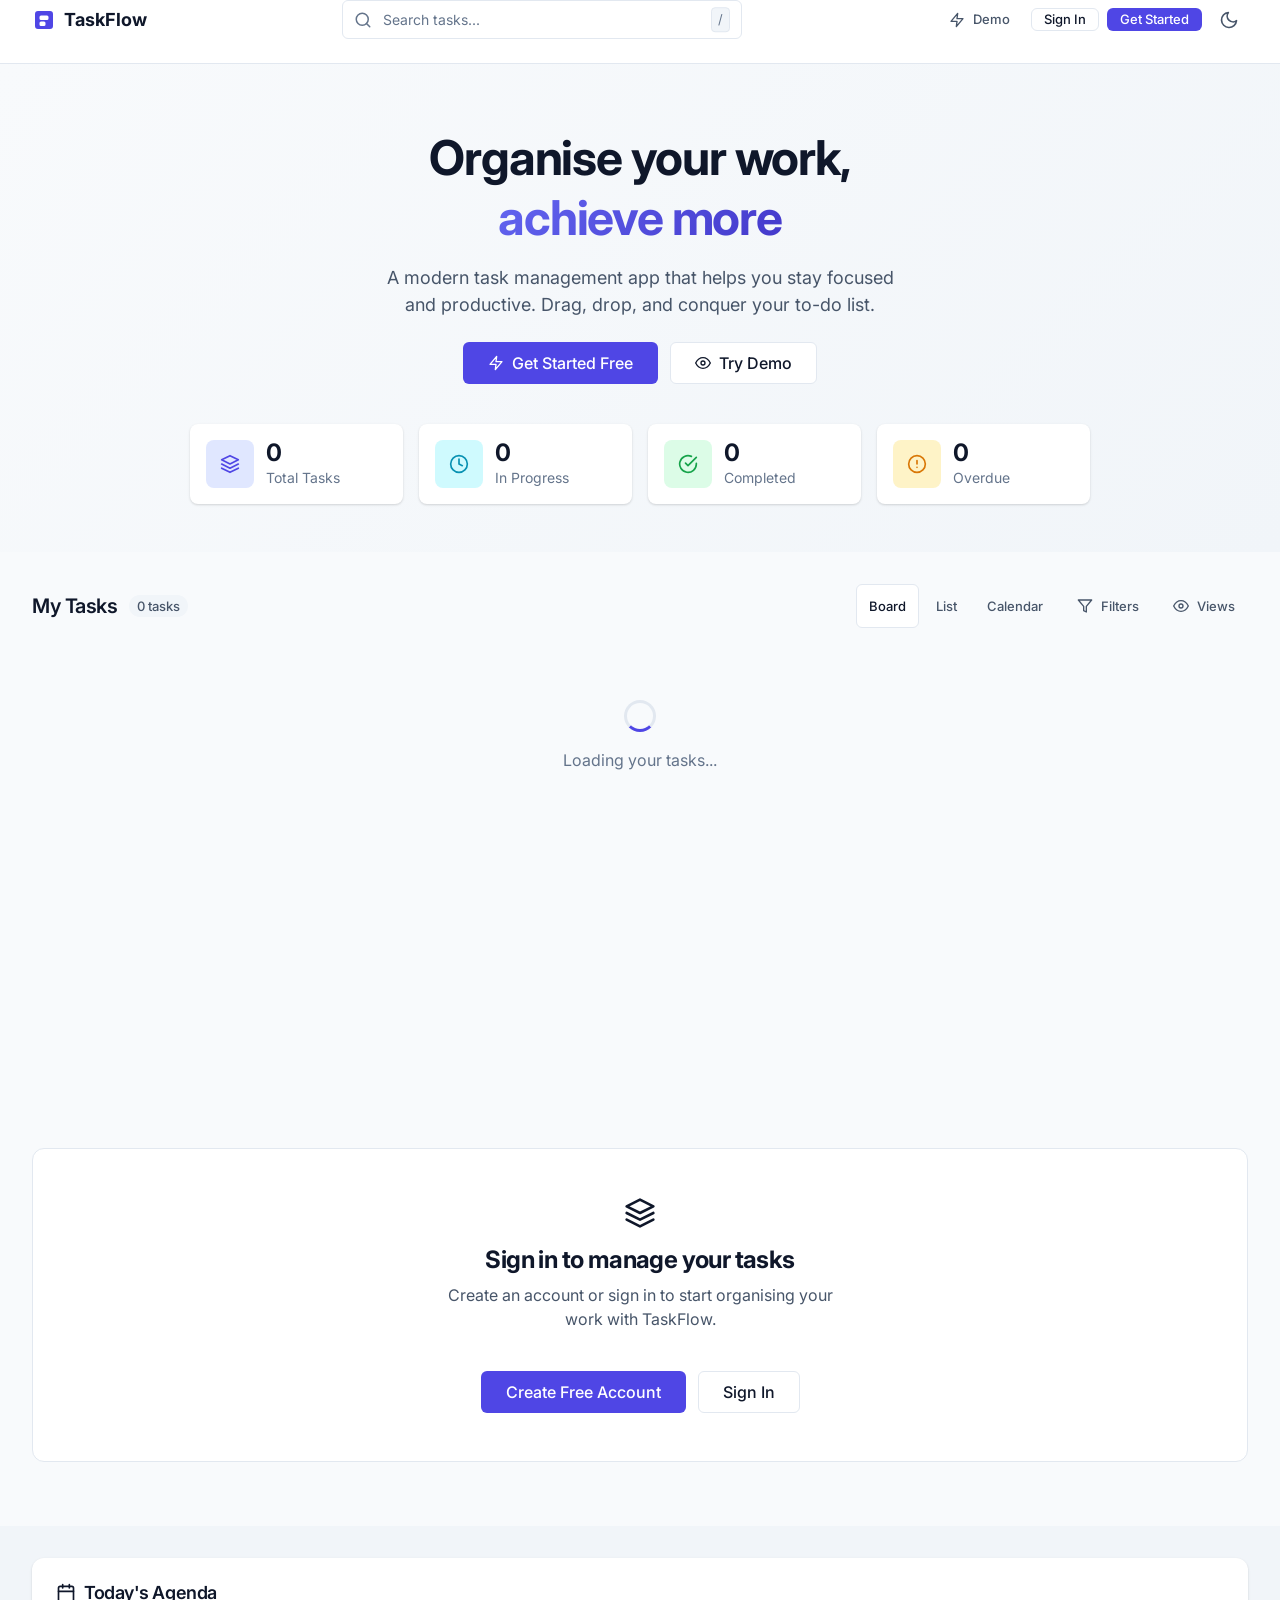
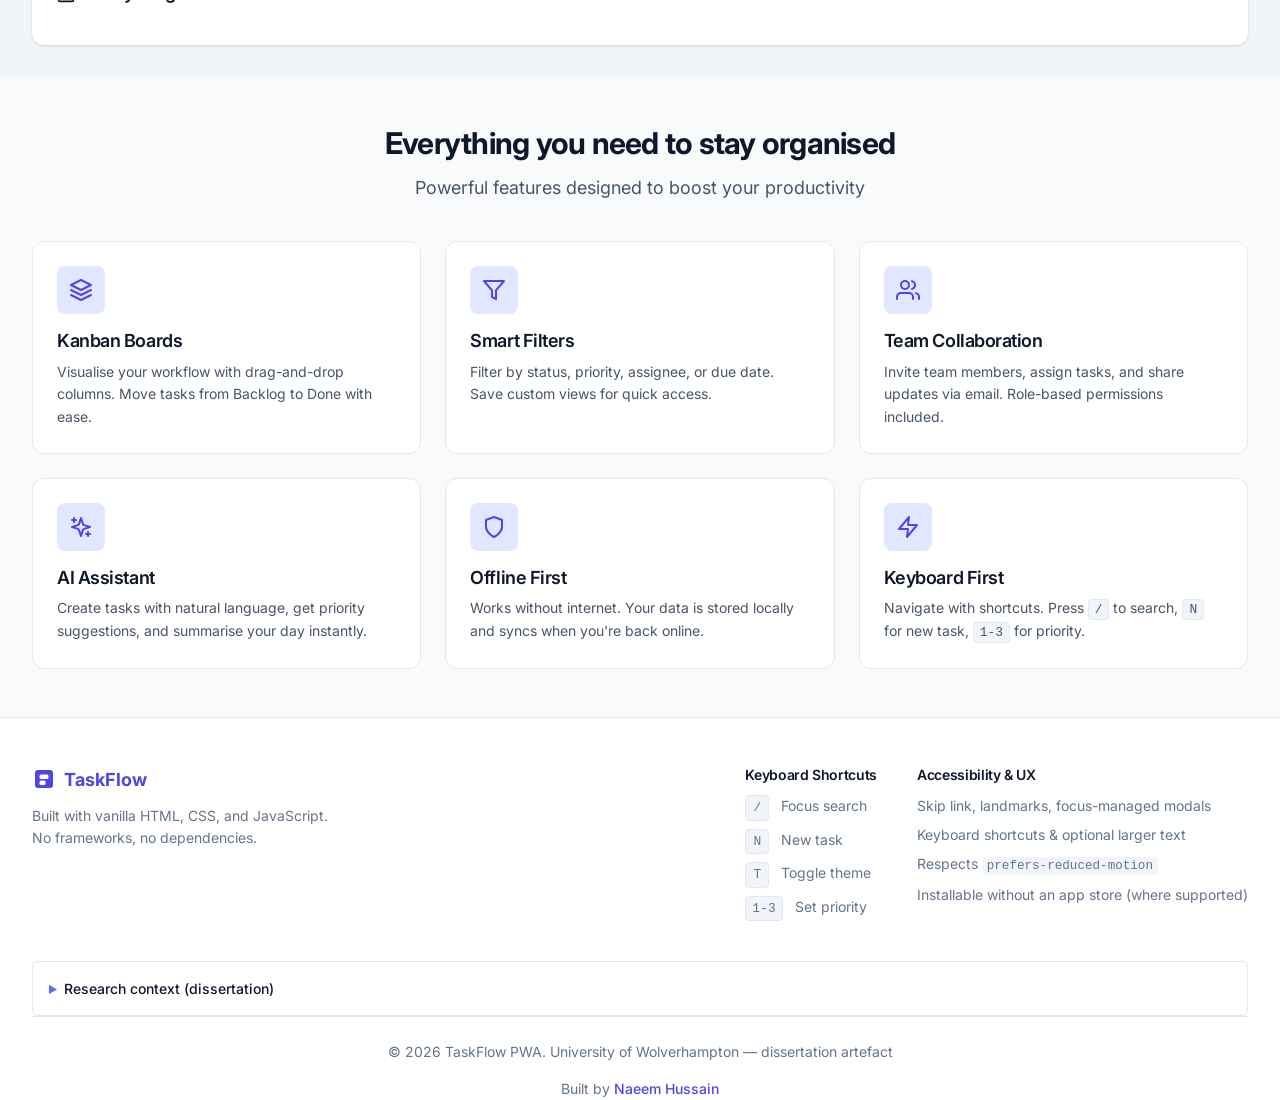
<file: index.html>
<!DOCTYPE html>
<html lang="en">
<head>
  <meta charset="utf-8">
  <meta http-equiv="refresh" content="0; url=html/index.html">
  <meta name="viewport" content="width=device-width, initial-scale=1">
  <title>TaskFlow</title>
  <link rel="canonical" href="html/index.html">
</head>
<body>
  <p><a href="html/index.html">Open TaskFlow</a></p>
</body>
</html>
</file>
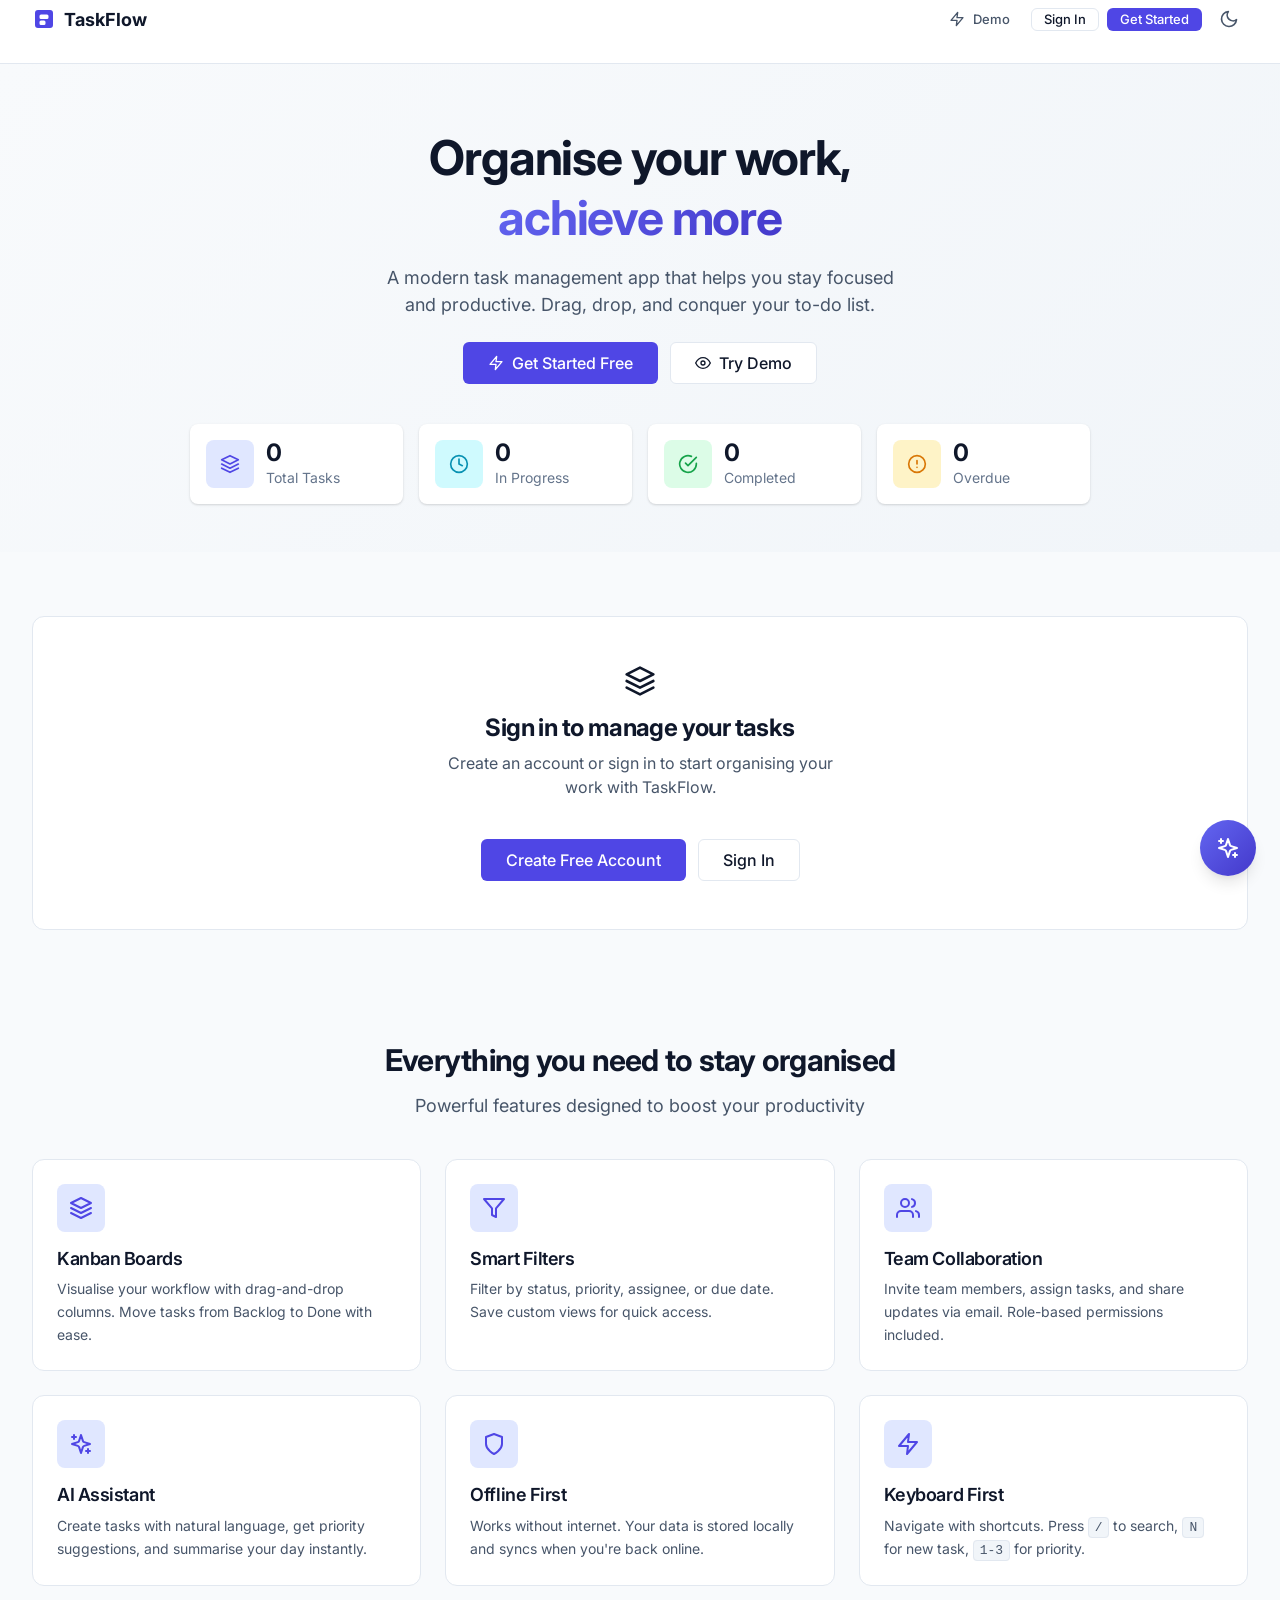
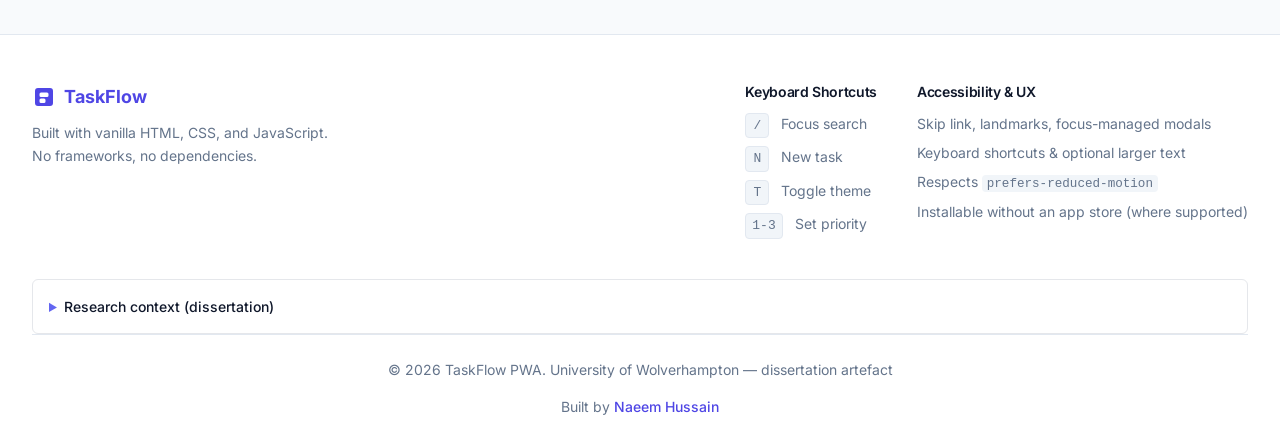
<file: html/index.html>
<!DOCTYPE html>
<html lang="en" data-theme="light">
<head>
    <meta charset="UTF-8">
    <meta name="viewport" content="width=device-width, initial-scale=1.0">
    <meta name="description" content="TaskFlow — case study Progressive Web Application for evaluating PWAs versus native apps (accessibility, installability, offline use). Demo task management app.">
    <meta name="theme-color" content="#4F46E5">
    
    <!-- PWA -->
    <link rel="manifest" href="../manifest.json">
    <meta name="apple-mobile-web-app-capable" content="yes">
    <meta name="apple-mobile-web-app-status-bar-style" content="default">
    <meta name="apple-mobile-web-app-title" content="TaskFlow">
    
    <!-- Favicon -->
    <link rel="icon" type="image/svg+xml" href="../assets/favicon.svg">
    <link rel="apple-touch-icon" href="../assets/icon-192.png">
    
    <!-- Preconnect -->
    <link rel="preconnect" href="https://fonts.googleapis.com">
    <link rel="preconnect" href="https://fonts.gstatic.com" crossorigin>
    
    <!-- Font -->
    <link href="https://fonts.googleapis.com/css2?family=Inter:wght@400;500;600;700&display=swap" rel="stylesheet">
    
    <!-- Stylesheets -->
    <link rel="stylesheet" href="../css/reset.css">
    <link rel="stylesheet" href="../css/variables.css">
    <link rel="stylesheet" href="../css/theme.css">
    <link rel="stylesheet" href="../css/components.css">
    <link rel="stylesheet" href="../css/app.css">
    <link rel="stylesheet" href="../css/a11y-ux.css">
    
    <title>TaskFlow — PWA case study (task management)</title>
</head>
<body>
    <!-- =========================================================================
         SVG ICON SPRITE
         ========================================================================= -->
    <svg xmlns="http://www.w3.org/2000/svg" style="display:none" aria-hidden="true">
        <defs>
            <!-- Logo -->
            <symbol id="icon-logo" viewBox="0 0 32 32">
                <path d="M8 4a4 4 0 0 0-4 4v16a4 4 0 0 0 4 4h16a4 4 0 0 0 4-4V8a4 4 0 0 0-4-4H8zm2 8a2 2 0 0 1 2-2h8a2 2 0 0 1 2 2v2a2 2 0 0 1-2 2h-8a2 2 0 0 1-2-2v-2zm0 8a2 2 0 0 1 2-2h4a2 2 0 0 1 2 2v2a2 2 0 0 1-2 2h-4a2 2 0 0 1-2-2v-2z" fill="currentColor"/>
            </symbol>
            
            <!-- Navigation -->
            <symbol id="icon-home" viewBox="0 0 24 24" fill="none" stroke="currentColor" stroke-width="2" stroke-linecap="round" stroke-linejoin="round">
                <path d="m3 9 9-7 9 7v11a2 2 0 0 1-2 2H5a2 2 0 0 1-2-2z"/><polyline points="9,22 9,12 15,12 15,22"/>
            </symbol>
            <symbol id="icon-layers" viewBox="0 0 24 24" fill="none" stroke="currentColor" stroke-width="2" stroke-linecap="round" stroke-linejoin="round">
                <polygon points="12,2 2,7 12,12 22,7 12,2"/><polyline points="2,17 12,22 22,17"/><polyline points="2,12 12,17 22,12"/>
            </symbol>
            <symbol id="icon-clock" viewBox="0 0 24 24" fill="none" stroke="currentColor" stroke-width="2" stroke-linecap="round" stroke-linejoin="round">
                <circle cx="12" cy="12" r="10"/><polyline points="12,6 12,12 16,14"/>
            </symbol>
            <symbol id="icon-check-circle" viewBox="0 0 24 24" fill="none" stroke="currentColor" stroke-width="2" stroke-linecap="round" stroke-linejoin="round">
                <path d="M22 11.08V12a10 10 0 1 1-5.93-9.14"/><polyline points="22,4 12,14.01 9,11.01"/>
            </symbol>
            <symbol id="icon-settings" viewBox="0 0 24 24" fill="none" stroke="currentColor" stroke-width="2" stroke-linecap="round" stroke-linejoin="round">
                <circle cx="12" cy="12" r="3"/><path d="M19.4 15a1.65 1.65 0 0 0 .33 1.82l.06.06a2 2 0 0 1 0 2.83 2 2 0 0 1-2.83 0l-.06-.06a1.65 1.65 0 0 0-1.82-.33 1.65 1.65 0 0 0-1 1.51V21a2 2 0 0 1-2 2 2 2 0 0 1-2-2v-.09A1.65 1.65 0 0 0 9 19.4a1.65 1.65 0 0 0-1.82.33l-.06.06a2 2 0 0 1-2.83 0 2 2 0 0 1 0-2.83l.06-.06a1.65 1.65 0 0 0 .33-1.82 1.65 1.65 0 0 0-1.51-1H3a2 2 0 0 1-2-2 2 2 0 0 1 2-2h.09A1.65 1.65 0 0 0 4.6 9a1.65 1.65 0 0 0-.33-1.82l-.06-.06a2 2 0 0 1 0-2.83 2 2 0 0 1 2.83 0l.06.06a1.65 1.65 0 0 0 1.82.33H9a1.65 1.65 0 0 0 1-1.51V3a2 2 0 0 1 2-2 2 2 0 0 1 2 2v.09a1.65 1.65 0 0 0 1 1.51 1.65 1.65 0 0 0 1.82-.33l.06-.06a2 2 0 0 1 2.83 0 2 2 0 0 1 0 2.83l-.06.06a1.65 1.65 0 0 0-.33 1.82V9a1.65 1.65 0 0 0 1.51 1H21a2 2 0 0 1 2 2 2 2 0 0 1-2 2h-.09a1.65 1.65 0 0 0-1.51 1z"/>
            </symbol>
            
            <!-- Actions -->
            <symbol id="icon-search" viewBox="0 0 24 24" fill="none" stroke="currentColor" stroke-width="2" stroke-linecap="round" stroke-linejoin="round">
                <circle cx="11" cy="11" r="8"/><line x1="21" y1="21" x2="16.65" y2="16.65"/>
            </symbol>
            <symbol id="icon-plus" viewBox="0 0 24 24" fill="none" stroke="currentColor" stroke-width="2" stroke-linecap="round" stroke-linejoin="round">
                <line x1="12" y1="5" x2="12" y2="19"/><line x1="5" y1="12" x2="19" y2="12"/>
            </symbol>
            <symbol id="icon-check" viewBox="0 0 24 24" fill="none" stroke="currentColor" stroke-width="2" stroke-linecap="round" stroke-linejoin="round">
                <polyline points="20,6 9,17 4,12"/>
            </symbol>
            <symbol id="icon-x" viewBox="0 0 24 24" fill="none" stroke="currentColor" stroke-width="2" stroke-linecap="round" stroke-linejoin="round">
                <line x1="18" y1="6" x2="6" y2="18"/><line x1="6" y1="6" x2="18" y2="18"/>
            </symbol>
            <symbol id="icon-more" viewBox="0 0 24 24" fill="none" stroke="currentColor" stroke-width="2" stroke-linecap="round" stroke-linejoin="round">
                <circle cx="12" cy="12" r="1"/><circle cx="19" cy="12" r="1"/><circle cx="5" cy="12" r="1"/>
            </symbol>
            <symbol id="icon-edit" viewBox="0 0 24 24" fill="none" stroke="currentColor" stroke-width="2" stroke-linecap="round" stroke-linejoin="round">
                <path d="M11 4H4a2 2 0 0 0-2 2v14a2 2 0 0 0 2 2h14a2 2 0 0 0 2-2v-7"/><path d="M18.5 2.5a2.121 2.121 0 0 1 3 3L12 15l-4 1 1-4 9.5-9.5z"/>
            </symbol>
            <symbol id="icon-trash" viewBox="0 0 24 24" fill="none" stroke="currentColor" stroke-width="2" stroke-linecap="round" stroke-linejoin="round">
                <polyline points="3,6 5,6 21,6"/><path d="M19 6v14a2 2 0 0 1-2 2H7a2 2 0 0 1-2-2V6m3 0V4a2 2 0 0 1 2-2h4a2 2 0 0 1 2 2v2"/>
            </symbol>
            <symbol id="icon-filter" viewBox="0 0 24 24" fill="none" stroke="currentColor" stroke-width="2" stroke-linecap="round" stroke-linejoin="round">
                <polygon points="22,3 2,3 10,12.46 10,19 14,21 14,12.46 22,3"/>
            </symbol>
            <symbol id="icon-sort" viewBox="0 0 24 24" fill="none" stroke="currentColor" stroke-width="2" stroke-linecap="round" stroke-linejoin="round">
                <line x1="4" y1="6" x2="14" y2="6"/><line x1="4" y1="12" x2="11" y2="12"/><line x1="4" y1="18" x2="8" y2="18"/><polyline points="15,15 18,18 21,15"/><line x1="18" y1="8" x2="18" y2="18"/>
            </symbol>
            <symbol id="icon-copy" viewBox="0 0 24 24" fill="none" stroke="currentColor" stroke-width="2" stroke-linecap="round" stroke-linejoin="round">
                <rect x="9" y="9" width="13" height="13" rx="2" ry="2"/><path d="M5 15H4a2 2 0 0 1-2-2V4a2 2 0 0 1 2-2h9a2 2 0 0 1 2 2v1"/>
            </symbol>
            <symbol id="icon-save" viewBox="0 0 24 24" fill="none" stroke="currentColor" stroke-width="2" stroke-linecap="round" stroke-linejoin="round">
                <path d="M19 21H5a2 2 0 0 1-2-2V5a2 2 0 0 1 2-2h11l5 5v11a2 2 0 0 1-2 2z"/><polyline points="17,21 17,13 7,13 7,21"/><polyline points="7,3 7,8 15,8"/>
            </symbol>
            <symbol id="icon-eye" viewBox="0 0 24 24" fill="none" stroke="currentColor" stroke-width="2" stroke-linecap="round" stroke-linejoin="round">
                <path d="M1 12s4-8 11-8 11 8 11 8-4 8-11 8-11-8-11-8z"/><circle cx="12" cy="12" r="3"/>
            </symbol>
            <symbol id="icon-external" viewBox="0 0 24 24" fill="none" stroke="currentColor" stroke-width="2" stroke-linecap="round" stroke-linejoin="round">
                <path d="M18 13v6a2 2 0 0 1-2 2H5a2 2 0 0 1-2-2V8a2 2 0 0 1 2-2h6"/><polyline points="15,3 21,3 21,9"/><line x1="10" y1="14" x2="21" y2="3"/>
            </symbol>
            
            <!-- Status -->
            <symbol id="icon-flag" viewBox="0 0 24 24" fill="none" stroke="currentColor" stroke-width="2" stroke-linecap="round" stroke-linejoin="round">
                <path d="M4 15s1-1 4-1 5 2 8 2 4-1 4-1V3s-1 1-4 1-5-2-8-2-4 1-4 1z"/><line x1="4" y1="22" x2="4" y2="15"/>
            </symbol>
            <symbol id="icon-calendar" viewBox="0 0 24 24" fill="none" stroke="currentColor" stroke-width="2" stroke-linecap="round" stroke-linejoin="round">
                <rect x="3" y="4" width="18" height="18" rx="2" ry="2"/><line x1="16" y1="2" x2="16" y2="6"/><line x1="8" y1="2" x2="8" y2="6"/><line x1="3" y1="10" x2="21" y2="10"/>
            </symbol>
            <symbol id="icon-user" viewBox="0 0 24 24" fill="none" stroke="currentColor" stroke-width="2" stroke-linecap="round" stroke-linejoin="round">
                <path d="M20 21v-2a4 4 0 0 0-4-4H8a4 4 0 0 0-4 4v2"/><circle cx="12" cy="7" r="4"/>
            </symbol>
            <symbol id="icon-users" viewBox="0 0 24 24" fill="none" stroke="currentColor" stroke-width="2" stroke-linecap="round" stroke-linejoin="round">
                <path d="M17 21v-2a4 4 0 0 0-4-4H5a4 4 0 0 0-4 4v2"/><circle cx="9" cy="7" r="4"/><path d="M23 21v-2a4 4 0 0 0-3-3.87"/><path d="M16 3.13a4 4 0 0 1 0 7.75"/>
            </symbol>
            <symbol id="icon-user-plus" viewBox="0 0 24 24" fill="none" stroke="currentColor" stroke-width="2" stroke-linecap="round" stroke-linejoin="round">
                <path d="M16 21v-2a4 4 0 0 0-4-4H5a4 4 0 0 0-4 4v2"/><circle cx="8.5" cy="7" r="4"/><line x1="20" y1="8" x2="20" y2="14"/><line x1="23" y1="11" x2="17" y2="11"/>
            </symbol>
            <symbol id="icon-message" viewBox="0 0 24 24" fill="none" stroke="currentColor" stroke-width="2" stroke-linecap="round" stroke-linejoin="round">
                <path d="M21 15a2 2 0 0 1-2 2H7l-4 4V5a2 2 0 0 1 2-2h14a2 2 0 0 1 2 2z"/>
            </symbol>
            <symbol id="icon-mic" viewBox="0 0 24 24" fill="none" stroke="currentColor" stroke-width="2" stroke-linecap="round" stroke-linejoin="round">
                <path d="M12 1a3 3 0 0 0-3 3v8a3 3 0 0 0 6 0V4a3 3 0 0 0-3-3z"/>
                <path d="M19 10v2a7 7 0 0 1-14 0v-2"/>
                <line x1="12" y1="19" x2="12" y2="23"/>
                <line x1="8" y1="23" x2="16" y2="23"/>
            </symbol>
            <symbol id="icon-attachment" viewBox="0 0 24 24" fill="none" stroke="currentColor" stroke-width="2" stroke-linecap="round" stroke-linejoin="round">
                <path d="m21.44 11.05-9.19 9.19a6 6 0 0 1-8.49-8.49l9.19-9.19a4 4 0 0 1 5.66 5.66l-9.2 9.19a2 2 0 0 1-2.83-2.83l8.49-8.48"/>
            </symbol>
            
            <!-- Theme -->
            <symbol id="icon-sun" viewBox="0 0 24 24" fill="none" stroke="currentColor" stroke-width="2" stroke-linecap="round" stroke-linejoin="round">
                <circle cx="12" cy="12" r="5"/><line x1="12" y1="1" x2="12" y2="3"/><line x1="12" y1="21" x2="12" y2="23"/><line x1="4.22" y1="4.22" x2="5.64" y2="5.64"/><line x1="18.36" y1="18.36" x2="19.78" y2="19.78"/><line x1="1" y1="12" x2="3" y2="12"/><line x1="21" y1="12" x2="23" y2="12"/><line x1="4.22" y1="19.78" x2="5.64" y2="18.36"/><line x1="18.36" y1="5.64" x2="19.78" y2="4.22"/>
            </symbol>
            <symbol id="icon-moon" viewBox="0 0 24 24" fill="none" stroke="currentColor" stroke-width="2" stroke-linecap="round" stroke-linejoin="round">
                <path d="M21 12.79A9 9 0 1 1 11.21 3 7 7 0 0 0 21 12.79z"/>
            </symbol>
            
            <!-- Features -->
            <symbol id="icon-zap" viewBox="0 0 24 24" fill="none" stroke="currentColor" stroke-width="2" stroke-linecap="round" stroke-linejoin="round">
                <polygon points="13,2 3,14 12,14 11,22 21,10 12,10 13,2"/>
            </symbol>
            <symbol id="icon-shield" viewBox="0 0 24 24" fill="none" stroke="currentColor" stroke-width="2" stroke-linecap="round" stroke-linejoin="round">
                <path d="M12 22s8-4 8-10V5l-8-3-8 3v7c0 6 8 10 8 10z"/>
            </symbol>
            <symbol id="icon-bar-chart" viewBox="0 0 24 24" fill="none" stroke="currentColor" stroke-width="2" stroke-linecap="round" stroke-linejoin="round">
                <line x1="12" y1="20" x2="12" y2="10"/><line x1="18" y1="20" x2="18" y2="4"/><line x1="6" y1="20" x2="6" y2="16"/>
            </symbol>
            <symbol id="icon-sparkles" viewBox="0 0 24 24" fill="none" stroke="currentColor" stroke-width="2" stroke-linecap="round" stroke-linejoin="round">
                <path d="m12 3-1.912 5.813a2 2 0 0 1-1.275 1.275L3 12l5.813 1.912a2 2 0 0 1 1.275 1.275L12 21l1.912-5.813a2 2 0 0 1 1.275-1.275L21 12l-5.813-1.912a2 2 0 0 1-1.275-1.275L12 3Z"/><path d="M5 3v4"/><path d="M19 17v4"/><path d="M3 5h4"/><path d="M17 19h4"/>
            </symbol>
            
            <!-- Alerts -->
            <symbol id="icon-info" viewBox="0 0 24 24" fill="none" stroke="currentColor" stroke-width="2" stroke-linecap="round" stroke-linejoin="round">
                <circle cx="12" cy="12" r="10"/><line x1="12" y1="16" x2="12" y2="12"/><line x1="12" y1="8" x2="12.01" y2="8"/>
            </symbol>
            <symbol id="icon-alert-circle" viewBox="0 0 24 24" fill="none" stroke="currentColor" stroke-width="2" stroke-linecap="round" stroke-linejoin="round">
                <circle cx="12" cy="12" r="10"/><line x1="12" y1="8" x2="12" y2="12"/><line x1="12" y1="16" x2="12.01" y2="16"/>
            </symbol>
            <symbol id="icon-x-circle" viewBox="0 0 24 24" fill="none" stroke="currentColor" stroke-width="2" stroke-linecap="round" stroke-linejoin="round">
                <circle cx="12" cy="12" r="10"/><line x1="15" y1="9" x2="9" y2="15"/><line x1="9" y1="9" x2="15" y2="15"/>
            </symbol>
            
            <!-- Misc -->
            <symbol id="icon-chevron-down" viewBox="0 0 24 24" fill="none" stroke="currentColor" stroke-width="2" stroke-linecap="round" stroke-linejoin="round">
                <polyline points="6,9 12,15 18,9"/>
            </symbol>
            <symbol id="icon-chevron-right" viewBox="0 0 24 24" fill="none" stroke="currentColor" stroke-width="2" stroke-linecap="round" stroke-linejoin="round">
                <polyline points="9,18 15,12 9,6"/>
            </symbol>
            <symbol id="icon-arrow-up" viewBox="0 0 24 24" fill="none" stroke="currentColor" stroke-width="2" stroke-linecap="round" stroke-linejoin="round">
                <line x1="12" y1="19" x2="12" y2="5"/><polyline points="5,12 12,5 19,12"/>
            </symbol>
            <symbol id="icon-arrow-right" viewBox="0 0 24 24" fill="none" stroke="currentColor" stroke-width="2" stroke-linecap="round" stroke-linejoin="round">
                <line x1="5" y1="12" x2="19" y2="12"/><polyline points="12,5 19,12 12,19"/>
            </symbol>
            <symbol id="icon-menu" viewBox="0 0 24 24" fill="none" stroke="currentColor" stroke-width="2" stroke-linecap="round" stroke-linejoin="round">
                <line x1="3" y1="12" x2="21" y2="12"/><line x1="3" y1="6" x2="21" y2="6"/><line x1="3" y1="18" x2="21" y2="18"/>
            </symbol>
            <symbol id="icon-bell" viewBox="0 0 24 24" fill="none" stroke="currentColor" stroke-width="2" stroke-linecap="round" stroke-linejoin="round">
                <path d="M18 8A6 6 0 0 0 6 8c0 7-3 9-3 9h18s-3-2-3-9"/><path d="M13.73 21a2 2 0 0 1-3.46 0"/>
            </symbol>
            
            <!-- Auth & Navigation -->
            <symbol id="icon-log-out" viewBox="0 0 24 24" fill="none" stroke="currentColor" stroke-width="2" stroke-linecap="round" stroke-linejoin="round">
                <path d="M9 21H5a2 2 0 0 1-2-2V5a2 2 0 0 1 2-2h4"/><polyline points="16,17 21,12 16,7"/><line x1="21" y1="12" x2="9" y2="12"/>
            </symbol>
            <symbol id="icon-log-in" viewBox="0 0 24 24" fill="none" stroke="currentColor" stroke-width="2" stroke-linecap="round" stroke-linejoin="round">
                <path d="M15 3h4a2 2 0 0 1 2 2v14a2 2 0 0 1-2 2h-4"/><polyline points="10,17 15,12 10,7"/><line x1="15" y1="12" x2="3" y2="12"/>
            </symbol>
            <symbol id="icon-chevron-left" viewBox="0 0 24 24" fill="none" stroke="currentColor" stroke-width="2" stroke-linecap="round" stroke-linejoin="round">
                <polyline points="15,18 9,12 15,6"/>
            </symbol>
        </defs>
    </svg>

    <!-- =========================================================================
         SKIP LINK
         ========================================================================= -->
    <a href="#main" class="skip-link">Skip to main content</a>

    <div id="connectivity-banner" class="connectivity-banner" role="status" aria-live="polite" hidden>
        <span><strong>Offline.</strong> You can keep working — this PWA uses local storage and cached assets.</span>
        <button type="button" class="btn btn--ghost btn--sm" data-dismiss-connectivity aria-label="Dismiss offline notice">Dismiss</button>
    </div>

    <!-- =========================================================================
         HEADER
         ========================================================================= -->
    <header class="header" role="banner">
        <div class="container">
            <div class="header__content">
                <!-- Logo -->
                <a href="index.html" class="header__logo" aria-label="TaskFlow Home">
                    <svg class="icon icon--lg" aria-hidden="true">
                        <use href="#icon-logo"></use>
                    </svg>
                    <span class="header__logo-text">TaskFlow</span>
                </a>

                <!-- Search (hidden when signed out) -->
                <div class="header__search" data-requires-auth>
                    <div class="search-input">
                        <svg class="search-input__icon" aria-hidden="true">
                            <use href="#icon-search"></use>
                        </svg>
                        <input 
                            type="text" 
                            class="input" 
                            placeholder="Search tasks..."
                            data-search
                            aria-label="Search tasks"
                        >
                        <kbd class="search-input__kbd">/</kbd>
                    </div>
                </div>

                <!-- Actions -->
                <div class="header__actions">
                    <!-- Signed out actions -->
                    <div class="header__auth-actions" data-show-signed-out>
                        <button class="btn btn--ghost btn--sm" data-start-demo>
                            <svg class="icon icon--sm" aria-hidden="true">
                                <use href="#icon-zap"></use>
                            </svg>
                            Demo
                        </button>
                        <button class="btn btn--secondary btn--sm" data-open-signin>
                            Sign In
                        </button>
                        <button class="btn btn--primary btn--sm" data-open-signup>
                            Get Started
                        </button>
                    </div>

                    <!-- Signed in actions -->
                    <div class="header__user-actions" data-show-signed-in hidden>
                        <button 
                            class="btn btn--primary btn--sm" 
                            data-quick-add
                            aria-label="Add new task"
                        >
                            <svg class="icon icon--sm" aria-hidden="true">
                                <use href="#icon-plus"></use>
                            </svg>
                            <span class="hide-mobile">Add Task</span>
                        </button>

                        <button 
                            class="btn btn--ghost btn--icon" 
                            data-theme-toggle
                            aria-label="Toggle theme"
                        >
                            <svg class="icon theme-icon--light" aria-hidden="true">
                                <use href="#icon-moon"></use>
                            </svg>
                            <svg class="icon theme-icon--dark" aria-hidden="true">
                                <use href="#icon-sun"></use>
                            </svg>
                        </button>

                        <button 
                            class="btn btn--ghost btn--icon" 
                            data-notifications
                            aria-label="Notifications"
                        >
                            <svg class="icon" aria-hidden="true">
                                <use href="#icon-bell"></use>
                            </svg>
                        </button>

                        <button class="btn btn--ghost btn--icon" data-invite-member aria-label="Invite member">
                            <svg class="icon" aria-hidden="true">
                                <use href="#icon-user-plus"></use>
                            </svg>
                        </button>

                        <!-- Profile -->
                        <div class="dropdown" data-profile-dropdown>
                            <button class="avatar" data-dropdown-trigger aria-label="Profile menu" aria-haspopup="true">
                                <span data-user-initials>U</span>
                            </button>
                        </div>
                    </div>

                    <!-- Theme toggle (always visible) -->
                    <button 
                        class="btn btn--ghost btn--icon" 
                        data-theme-toggle-global
                        aria-label="Toggle theme"
                        data-show-signed-out
                    >
                        <svg class="icon theme-icon--light" aria-hidden="true">
                            <use href="#icon-moon"></use>
                        </svg>
                        <svg class="icon theme-icon--dark" aria-hidden="true">
                            <use href="#icon-sun"></use>
                        </svg>
                    </button>
                </div>
            </div>
        </div>
    </header>

    <!-- =========================================================================
         MAIN CONTENT
         ========================================================================= -->
    <main id="main" class="main" role="main">
        <!-- Hero Section -->
        <section class="hero" aria-labelledby="hero-title">
            <div class="container">
                <div class="hero__content">
                    <h1 id="hero-title" class="hero__title">
                        Organise your work,<br>
                        <span class="text-gradient">achieve more</span>
                    </h1>
                    <p class="hero__subtitle">
                        A modern task management app that helps you stay focused and productive.
                        Drag, drop, and conquer your to-do list.
                    </p>
                    <div class="hero__actions" data-show-signed-out>
                        <button class="btn btn--primary btn--lg" data-open-signup>
                            <svg class="icon icon--sm" aria-hidden="true">
                                <use href="#icon-zap"></use>
                            </svg>
                            Get Started Free
                        </button>
                        <button class="btn btn--secondary btn--lg" data-start-demo>
                            <svg class="icon icon--sm" aria-hidden="true">
                                <use href="#icon-eye"></use>
                            </svg>
                            Try Demo
                        </button>
                    </div>
                    <div class="hero__actions" data-show-signed-in hidden>
                        <button class="btn btn--primary btn--lg" data-quick-add>
                            <svg class="icon icon--sm" aria-hidden="true">
                                <use href="#icon-plus"></use>
                            </svg>
                            Create Your First Task
                        </button>
                        <button class="btn btn--secondary btn--lg" data-command-palette>
                            <svg class="icon icon--sm" aria-hidden="true">
                                <use href="#icon-search"></use>
                            </svg>
                            Quick Search
                            <kbd>⌘K</kbd>
                        </button>
                    </div>
                </div>
                
                <!-- Quick Stats -->
                <div class="hero__stats" id="quick-stats">
                    <div class="stat-card">
                        <div class="stat-card__icon stat-card__icon--primary">
                            <svg class="icon" aria-hidden="true">
                                <use href="#icon-layers"></use>
                            </svg>
                        </div>
                        <div class="stat-card__content">
                            <span class="stat-card__value" data-stat="total">0</span>
                            <span class="stat-card__label">Total Tasks</span>
                        </div>
                    </div>
                    <div class="stat-card">
                        <div class="stat-card__icon stat-card__icon--info">
                            <svg class="icon" aria-hidden="true">
                                <use href="#icon-clock"></use>
                            </svg>
                        </div>
                        <div class="stat-card__content">
                            <span class="stat-card__value" data-stat="in-progress">0</span>
                            <span class="stat-card__label">In Progress</span>
                        </div>
                    </div>
                    <div class="stat-card">
                        <div class="stat-card__icon stat-card__icon--success">
                            <svg class="icon" aria-hidden="true">
                                <use href="#icon-check-circle"></use>
                            </svg>
                        </div>
                        <div class="stat-card__content">
                            <span class="stat-card__value" data-stat="done">0</span>
                            <span class="stat-card__label">Completed</span>
                        </div>
                    </div>
                    <div class="stat-card">
                        <div class="stat-card__icon stat-card__icon--warning">
                            <svg class="icon" aria-hidden="true">
                                <use href="#icon-alert-circle"></use>
                            </svg>
                        </div>
                        <div class="stat-card__content">
                            <span class="stat-card__value" data-stat="overdue">0</span>
                            <span class="stat-card__label">Overdue</span>
                        </div>
                    </div>
                </div>
            </div>
        </section>

        <!-- Board Section -->
        <section class="board-section" aria-label="Task Board" data-requires-auth>
            <div class="container">
                <!-- Board Header -->
                <div class="board-header">
                    <div class="board-header__left">
                        <h2 class="board-header__title">My Tasks</h2>
                        <span class="badge badge--default" data-task-count>0 tasks</span>
                    </div>
                    <div class="board-header__right board-header__views flex flex-wrap gap-2 items-center">
                        <div class="board-view-toggle" role="toolbar" aria-label="Task layout">
                            <button type="button" class="btn btn--secondary btn--sm board-view-toggle__btn" data-view-mode="kanban" aria-pressed="true">Board</button>
                            <button type="button" class="btn btn--ghost btn--sm board-view-toggle__btn" data-view-mode="list" aria-pressed="false">List</button>
                            <button type="button" class="btn btn--ghost btn--sm board-view-toggle__btn" data-view-mode="calendar" aria-pressed="false">Calendar</button>
                        </div>
                        <button class="btn btn--ghost btn--sm" data-open-filters>
                            <svg class="icon icon--sm" aria-hidden="true">
                                <use href="#icon-filter"></use>
                            </svg>
                            Filters
                        </button>
                        <button class="btn btn--ghost btn--sm" data-open-saved-views>
                            <svg class="icon icon--sm" aria-hidden="true">
                                <use href="#icon-eye"></use>
                            </svg>
                            Views
                        </button>
                    </div>
                </div>

                <!-- Filter Panel (hidden by default) -->
                <div id="filter-panel" class="filter-panel-wrapper" hidden></div>

                <!-- Kanban Board -->
                <div id="board" class="board-container" role="region" aria-label="Kanban Board">
                    <!-- Board content rendered by JS -->
                    <div class="board-loading">
                        <div class="spinner spinner--lg"></div>
                        <p class="text-tertiary mt-4">Loading your tasks...</p>
                    </div>
                </div>
            </div>
        </section>

        <!-- Sign In Required Section (shown when signed out) -->
        <section class="signin-required-section" data-show-signed-out aria-labelledby="signin-cta-title">
            <div class="container">
                <div class="signin-cta">
                    <svg class="icon icon--xl text-primary-500" aria-hidden="true">
                        <use href="#icon-layers"></use>
                    </svg>
                    <h2 id="signin-cta-title" class="signin-cta__title">Sign in to manage your tasks</h2>
                    <p class="signin-cta__text">Create an account or sign in to start organising your work with TaskFlow.</p>
                    <div class="signin-cta__actions">
                        <button class="btn btn--primary btn--lg" data-open-signup>Create Free Account</button>
                        <button class="btn btn--secondary btn--lg" data-open-signin>Sign In</button>
                    </div>
                </div>
            </div>
        </section>

        <!-- Today's Agenda Section -->
        <section class="agenda-section" aria-labelledby="agenda-title" data-requires-auth>
            <div class="container">
                <div class="agenda">
                    <div class="agenda__header">
                        <h2 id="agenda-title" class="agenda__title">
                            <svg class="icon" aria-hidden="true">
                                <use href="#icon-calendar"></use>
                            </svg>
                            Today's Agenda
                        </h2>
                        <span class="text-sm text-tertiary" id="today-date"></span>
                    </div>
                    <div id="agenda-list" class="agenda__list">
                        <!-- Agenda items rendered by JS -->
                    </div>
                </div>
            </div>
        </section>

        <!-- Features Section -->
        <section class="features-section" aria-labelledby="features-title">
            <div class="container">
                <div class="features-header">
                    <h2 id="features-title" class="features-header__title">
                        Everything you need to stay organised
                    </h2>
                    <p class="features-header__subtitle">
                        Powerful features designed to boost your productivity
                    </p>
                </div>
                <div class="features-grid">
                    <div class="feature-card">
                        <div class="feature-card__icon">
                            <svg class="icon icon--lg" aria-hidden="true">
                                <use href="#icon-layers"></use>
                            </svg>
                        </div>
                        <h3 class="feature-card__title">Kanban Boards</h3>
                        <p class="feature-card__description">
                            Visualise your workflow with drag-and-drop columns. Move tasks from Backlog to Done with ease.
                        </p>
                    </div>
                    <div class="feature-card">
                        <div class="feature-card__icon">
                            <svg class="icon icon--lg" aria-hidden="true">
                                <use href="#icon-filter"></use>
                            </svg>
                        </div>
                        <h3 class="feature-card__title">Smart Filters</h3>
                        <p class="feature-card__description">
                            Filter by status, priority, assignee, or due date. Save custom views for quick access.
                        </p>
                    </div>
                    <div class="feature-card">
                        <div class="feature-card__icon">
                            <svg class="icon icon--lg" aria-hidden="true">
                                <use href="#icon-users"></use>
                            </svg>
                        </div>
                        <h3 class="feature-card__title">Team Collaboration</h3>
                        <p class="feature-card__description">
                            Invite team members, assign tasks, and share updates via email. Role-based permissions included.
                        </p>
                    </div>
                    <div class="feature-card">
                        <div class="feature-card__icon">
                            <svg class="icon icon--lg" aria-hidden="true">
                                <use href="#icon-sparkles"></use>
                            </svg>
                        </div>
                        <h3 class="feature-card__title">AI Assistant</h3>
                        <p class="feature-card__description">
                            Create tasks with natural language, get priority suggestions, and summarise your day instantly.
                        </p>
                    </div>
                    <div class="feature-card">
                        <div class="feature-card__icon">
                            <svg class="icon icon--lg" aria-hidden="true">
                                <use href="#icon-shield"></use>
                            </svg>
                        </div>
                        <h3 class="feature-card__title">Offline First</h3>
                        <p class="feature-card__description">
                            Works without internet. Your data is stored locally and syncs when you're back online.
                        </p>
                    </div>
                    <div class="feature-card">
                        <div class="feature-card__icon">
                            <svg class="icon icon--lg" aria-hidden="true">
                                <use href="#icon-zap"></use>
                            </svg>
                        </div>
                        <h3 class="feature-card__title">Keyboard First</h3>
                        <p class="feature-card__description">
                            Navigate with shortcuts. Press <kbd>/</kbd> to search, <kbd>N</kbd> for new task, <kbd>1-3</kbd> for priority.
                        </p>
                    </div>
                </div>
            </div>
        </section>
    </main>

    <!-- =========================================================================
         FOOTER
         ========================================================================= -->
    <footer class="footer" role="contentinfo">
        <div class="container">
            <div class="footer__content">
                <div class="footer__brand">
                    <a href="index.html" class="footer__logo">
                        <svg class="icon icon--lg" aria-hidden="true">
                            <use href="#icon-logo"></use>
                        </svg>
                        <span>TaskFlow</span>
                    </a>
                    <p class="footer__tagline">
                        Built with vanilla HTML, CSS, and JavaScript.<br>
                        No frameworks, no dependencies.
                    </p>
                </div>
                <div class="footer__links">
                    <div class="footer__section">
                        <h4 class="footer__title">Keyboard Shortcuts</h4>
                        <ul class="footer__list">
                            <li><kbd>/</kbd> Focus search</li>
                            <li><kbd>N</kbd> New task</li>
                            <li><kbd>T</kbd> Toggle theme</li>
                            <li><kbd>1-3</kbd> Set priority</li>
                        </ul>
                    </div>
                    <div class="footer__section">
                        <h4 class="footer__title">Accessibility &amp; UX</h4>
                        <ul class="footer__list">
                            <li>Skip link, landmarks, focus-managed modals</li>
                            <li>Keyboard shortcuts &amp; optional larger text</li>
                            <li>Respects <code>prefers-reduced-motion</code></li>
                            <li>Installable without an app store (where supported)</li>
                        </ul>
                    </div>
                </div>
            </div>
            <details class="footer__research mt-4">
                <summary class="footer__research-summary text-sm font-medium cursor-pointer">Research context (dissertation)</summary>
                <div class="footer__research-body text-sm text-secondary mt-2 max-w-2xl">
                    <p class="mb-2"><strong>Evaluating Progressive Web Applications as a Viable Alternative to Native Mobile Applications</strong> — TaskFlow is a paired implementation (this PWA and a native Android build) used to compare accessibility affordances, deployment friction, offline behaviour, and inclusive design patterns in the browser versus a platform-specific stack.</p>
                    <p class="text-xs text-tertiary">Use <strong>Profile → Settings</strong> for install, readability, and contrast options demonstrated in the PWA version.</p>
                </div>
            </details>
            <div class="footer__bottom">
                <p>&copy; 2026 TaskFlow PWA. University of Wolverhampton — dissertation artefact</p>
                <p class="footer__credit">
                    Built by <a href="mailto:n.hussain30@wlv.ac.uk" class="footer__credit-link">Naeem Hussain</a>
                </p>
            </div>
        </div>
    </footer>

    <!-- =========================================================================
         TOAST CONTAINER
         ========================================================================= -->
    <div id="toast-container" class="toast-container" role="region" aria-live="polite" aria-label="Notifications"></div>

    <!-- =========================================================================
         SCRIPTS
         ========================================================================= -->
    <script type="module" src="../js/app.js"></script>
</body>
</html>
</file>
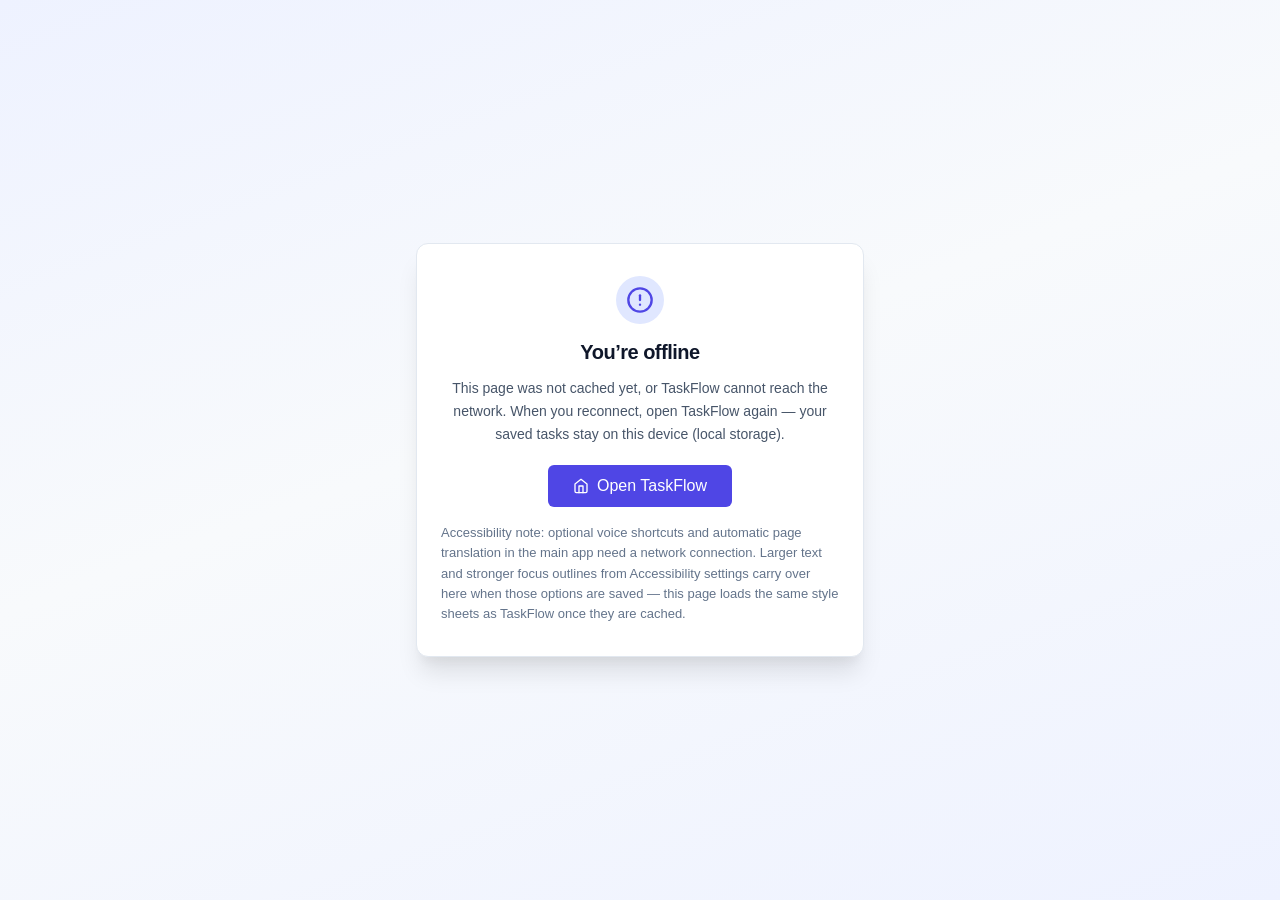
<file: html/offline.html>
<!DOCTYPE html>
<html lang="en">
<head>
    <meta charset="UTF-8">
    <meta name="viewport" content="width=device-width, initial-scale=1.0">
    <meta name="description" content="TaskFlow is offline — open the app again when you are connected.">
    <meta name="theme-color" content="#4F46E5">
    <link rel="manifest" href="../manifest.json">
    <link rel="icon" type="image/svg+xml" href="../assets/favicon.svg">

    <link rel="stylesheet" href="../css/reset.css">
    <link rel="stylesheet" href="../css/variables.css">
    <link rel="stylesheet" href="../css/theme.css">
    <link rel="stylesheet" href="../css/components.css">
    <link rel="stylesheet" href="../css/a11y-ux.css">

    <title>TaskFlow — Offline</title>

    <!-- No Google Fonts — works fully offline once CSS is cached -->

    <style>
        /* Mirrors app.css skip-link behaviour without pulling the whole app stylesheet */
        .skip-link {
            position: absolute;
            top: -40px;
            left: 0;
            padding: var(--space-2) var(--space-4);
            background-color: var(--color-primary-600);
            color: white;
            z-index: 9999;
            transition: top var(--duration-fast) var(--ease-out);
        }
        .skip-link:focus {
            top: 0;
        }

        .offline-shell {
            min-height: 100vh;
            display: flex;
            align-items: center;
            justify-content: center;
            padding: var(--spacing-lg, 1.5rem);
            background: linear-gradient(
                160deg,
                var(--color-primary-50, #eef2ff) 0%,
                var(--color-bg-body, #f8fafc) 45%,
                var(--color-primary-50, #fdf4ff) 100%
            );
            text-align: center;
        }

        .offline-shell__card {
            max-width: 28rem;
            width: 100%;
            background: var(--color-bg-surface);
            border-radius: var(--radius-xl, 1rem);
            padding: var(--spacing-xl, 2rem) var(--spacing-lg, 1.5rem);
            box-shadow: var(--shadow-xl, 0 25px 50px -12px rgba(79, 70, 229, 0.15));
            border: 1px solid var(--color-border, #e2e8f0);
            color: var(--color-text-primary);
        }

        .offline-shell__icon {
            display: inline-flex;
            align-items: center;
            justify-content: center;
            width: 3rem;
            height: 3rem;
            margin-bottom: var(--spacing-md, 1rem);
            border-radius: var(--radius-full, 9999px);
            background: var(--color-primary-100);
            color: var(--color-primary-600);
        }

        .offline-shell__icon .icon {
            width: 1.75rem;
            height: 1.75rem;
        }

        .offline-shell__title {
            font-size: var(--text-xl, 1.25rem);
            font-weight: var(--font-weight-bold);
            margin: 0 0 var(--spacing-sm, 0.75rem);
            color: var(--color-text-primary);
        }

        .offline-shell__lede {
            color: var(--color-text-secondary);
            line-height: var(--leading-relaxed, 1.6);
            margin: 0 0 var(--spacing-md, 1rem);
            font-size: var(--text-sm, 0.875rem);
        }

        .offline-shell__fine {
            color: var(--color-text-tertiary);
            font-size: var(--text-xs, 0.75rem);
            line-height: 1.55;
            margin: var(--spacing-md, 1rem) 0 0;
            text-align: left;
        }

        .offline-shell__cta {
            margin-top: var(--spacing-lg, 1.25rem);
        }

        html[data-theme="dark"] .offline-shell {
            background: linear-gradient(
                160deg,
                rgba(79, 70, 229, 0.12) 0%,
                var(--color-bg-body) 50%,
                rgba(147, 51, 234, 0.1) 100%
            );
        }

        html[data-theme="dark"] .offline-shell__icon {
            background: rgba(99, 102, 241, 0.2);
            color: var(--color-primary-300);
        }
    </style>

    <script>
        /**
         * Match TaskFlow shell: theme from persisted appState, display prefs from accessibility keys,
         * reduced motion from the OS (same pattern as a11y-ux.js).
         */
        (function syncOfflineShell() {
            try {
                const root = document.documentElement;

                let theme = null;
                try {
                    const raw = localStorage.getItem('taskflow_appState');
                    if (raw) {
                        const parsed = JSON.parse(raw);
                        theme = parsed && parsed.ui ? parsed.ui.theme : null;
                    }
                } catch (_) {
                    theme = null;
                }

                if (theme === 'dark') root.setAttribute('data-theme', 'dark');
                else if (theme === 'light') root.setAttribute('data-theme', 'light');
                else root.removeAttribute('data-theme');

                if (localStorage.getItem('taskflow_text_scale') === 'large') {
                    root.dataset.textScale = 'large';
                } else {
                    delete root.dataset.textScale;
                }
                if (localStorage.getItem('taskflow_high_contrast') === '1') {
                    root.dataset.highContrast = '1';
                } else {
                    delete root.dataset.highContrast;
                }

                const reduceMotion =
                    window.matchMedia &&
                    window.matchMedia('(prefers-reduced-motion: reduce)').matches;
                if (reduceMotion) root.dataset.reducedMotion = '1';
                else delete root.dataset.reducedMotion;

                const meta = document.querySelector('meta[name="theme-color"]');
                if (meta) {
                    const prefersDark =
                        window.matchMedia &&
                        window.matchMedia('(prefers-color-scheme: dark)').matches;
                    const dark = theme === 'dark' || (!theme && prefersDark);
                    meta.setAttribute('content', dark ? '#1E293B' : '#4F46E5');
                }
            } catch (_) {
                /* offline page must stay resilient */
            }
        })();
    </script>
</head>
<body>
    <!-- Same sprite as html/index.html (ids stable for any cached scripts or future parity) -->
    <svg xmlns="http://www.w3.org/2000/svg" style="display:none" aria-hidden="true">
        <defs>
            <symbol id="icon-logo" viewBox="0 0 32 32">
                <path d="M8 4a4 4 0 0 0-4 4v16a4 4 0 0 0 4 4h16a4 4 0 0 0 4-4V8a4 4 0 0 0-4-4H8zm2 8a2 2 0 0 1 2-2h8a2 2 0 0 1 2 2v2a2 2 0 0 1-2 2h-8a2 2 0 0 1-2-2v-2zm0 8a2 2 0 0 1 2-2h4a2 2 0 0 1 2 2v2a2 2 0 0 1-2 2h-4a2 2 0 0 1-2-2v-2z" fill="currentColor"/>
            </symbol>

            <symbol id="icon-home" viewBox="0 0 24 24" fill="none" stroke="currentColor" stroke-width="2" stroke-linecap="round" stroke-linejoin="round">
                <path d="m3 9 9-7 9 7v11a2 2 0 0 1-2 2H5a2 2 0 0 1-2-2z"/><polyline points="9,22 9,12 15,12 15,22"/>
            </symbol>
            <symbol id="icon-layers" viewBox="0 0 24 24" fill="none" stroke="currentColor" stroke-width="2" stroke-linecap="round" stroke-linejoin="round">
                <polygon points="12,2 2,7 12,12 22,7 12,2"/><polyline points="2,17 12,22 22,17"/><polyline points="2,12 12,17 22,12"/>
            </symbol>
            <symbol id="icon-clock" viewBox="0 0 24 24" fill="none" stroke="currentColor" stroke-width="2" stroke-linecap="round" stroke-linejoin="round">
                <circle cx="12" cy="12" r="10"/><polyline points="12,6 12,12 16,14"/>
            </symbol>
            <symbol id="icon-check-circle" viewBox="0 0 24 24" fill="none" stroke="currentColor" stroke-width="2" stroke-linecap="round" stroke-linejoin="round">
                <path d="M22 11.08V12a10 10 0 1 1-5.93-9.14"/><polyline points="22,4 12,14.01 9,11.01"/>
            </symbol>
            <symbol id="icon-settings" viewBox="0 0 24 24" fill="none" stroke="currentColor" stroke-width="2" stroke-linecap="round" stroke-linejoin="round">
                <circle cx="12" cy="12" r="3"/><path d="M19.4 15a1.65 1.65 0 0 0 .33 1.82l.06.06a2 2 0 0 1 0 2.83 2 2 0 0 1-2.83 0l-.06-.06a1.65 1.65 0 0 0-1.82-.33 1.65 1.65 0 0 0-1 1.51V21a2 2 0 0 1-2 2 2 2 0 0 1-2-2v-.09A1.65 1.65 0 0 0 9 19.4a1.65 1.65 0 0 0-1.82.33l-.06.06a2 2 0 0 1-2.83 0 2 2 0 0 1 0-2.83l.06-.06a1.65 1.65 0 0 0 .33-1.82 1.65 1.65 0 0 0-1.51-1H3a2 2 0 0 1-2-2 2 2 0 0 1 2-2h.09A1.65 1.65 0 0 0 4.6 9a1.65 1.65 0 0 0-.33-1.82l-.06-.06a2 2 0 0 1 0-2.83 2 2 0 0 1 2.83 0l.06.06a1.65 1.65 0 0 0 1.82.33H9a1.65 1.65 0 0 0 1-1.51V3a2 2 0 0 1 2-2 2 2 0 0 1 2 2v.09a1.65 1.65 0 0 0 1 1.51 1.65 1.65 0 0 0 1.82-.33l.06-.06a2 2 0 0 1 2.83 0 2 2 0 0 1 0 2.83l-.06.06a1.65 1.65 0 0 0-.33 1.82V9a1.65 1.65 0 0 0 1.51 1H21a2 2 0 0 1 2 2 2 2 0 0 1-2 2h-.09a1.65 1.65 0 0 0-1.51 1z"/>
            </symbol>

            <symbol id="icon-search" viewBox="0 0 24 24" fill="none" stroke="currentColor" stroke-width="2" stroke-linecap="round" stroke-linejoin="round">
                <circle cx="11" cy="11" r="8"/><line x1="21" y1="21" x2="16.65" y2="16.65"/>
            </symbol>
            <symbol id="icon-plus" viewBox="0 0 24 24" fill="none" stroke="currentColor" stroke-width="2" stroke-linecap="round" stroke-linejoin="round">
                <line x1="12" y1="5" x2="12" y2="19"/><line x1="5" y1="12" x2="19" y2="12"/>
            </symbol>
            <symbol id="icon-check" viewBox="0 0 24 24" fill="none" stroke="currentColor" stroke-width="2" stroke-linecap="round" stroke-linejoin="round">
                <polyline points="20,6 9,17 4,12"/>
            </symbol>
            <symbol id="icon-x" viewBox="0 0 24 24" fill="none" stroke="currentColor" stroke-width="2" stroke-linecap="round" stroke-linejoin="round">
                <line x1="18" y1="6" x2="6" y2="18"/><line x1="6" y1="6" x2="18" y2="18"/>
            </symbol>
            <symbol id="icon-more" viewBox="0 0 24 24" fill="none" stroke="currentColor" stroke-width="2" stroke-linecap="round" stroke-linejoin="round">
                <circle cx="12" cy="12" r="1"/><circle cx="19" cy="12" r="1"/><circle cx="5" cy="12" r="1"/>
            </symbol>
            <symbol id="icon-edit" viewBox="0 0 24 24" fill="none" stroke="currentColor" stroke-width="2" stroke-linecap="round" stroke-linejoin="round">
                <path d="M11 4H4a2 2 0 0 0-2 2v14a2 2 0 0 0 2 2h14a2 2 0 0 0 2-2v-7"/><path d="M18.5 2.5a2.121 2.121 0 0 1 3 3L12 15l-4 1 1-4 9.5-9.5z"/>
            </symbol>
            <symbol id="icon-trash" viewBox="0 0 24 24" fill="none" stroke="currentColor" stroke-width="2" stroke-linecap="round" stroke-linejoin="round">
                <polyline points="3,6 5,6 21,6"/><path d="M19 6v14a2 2 0 0 1-2 2H7a2 2 0 0 1-2-2V6m3 0V4a2 2 0 0 1 2-2h4a2 2 0 0 1 2 2v2"/>
            </symbol>
            <symbol id="icon-filter" viewBox="0 0 24 24" fill="none" stroke="currentColor" stroke-width="2" stroke-linecap="round" stroke-linejoin="round">
                <polygon points="22,3 2,3 10,12.46 10,19 14,21 14,12.46 22,3"/>
            </symbol>
            <symbol id="icon-sort" viewBox="0 0 24 24" fill="none" stroke="currentColor" stroke-width="2" stroke-linecap="round" stroke-linejoin="round">
                <line x1="4" y1="6" x2="14" y2="6"/><line x1="4" y1="12" x2="11" y2="12"/><line x1="4" y1="18" x2="8" y2="18"/><polyline points="15,15 18,18 21,15"/><line x1="18" y1="8" x2="18" y2="18"/>
            </symbol>
            <symbol id="icon-copy" viewBox="0 0 24 24" fill="none" stroke="currentColor" stroke-width="2" stroke-linecap="round" stroke-linejoin="round">
                <rect x="9" y="9" width="13" height="13" rx="2" ry="2"/><path d="M5 15H4a2 2 0 0 1-2-2V4a2 2 0 0 1 2-2h9a2 2 0 0 1 2 2v1"/>
            </symbol>
            <symbol id="icon-save" viewBox="0 0 24 24" fill="none" stroke="currentColor" stroke-width="2" stroke-linecap="round" stroke-linejoin="round">
                <path d="M19 21H5a2 2 0 0 1-2-2V5a2 2 0 0 1 2-2h11l5 5v11a2 2 0 0 1-2 2z"/><polyline points="17,21 17,13 7,13 7,21"/><polyline points="7,3 7,8 15,8"/>
            </symbol>
            <symbol id="icon-eye" viewBox="0 0 24 24" fill="none" stroke="currentColor" stroke-width="2" stroke-linecap="round" stroke-linejoin="round">
                <path d="M1 12s4-8 11-8 11 8 11 8-4 8-11 8-11-8-11-8z"/><circle cx="12" cy="12" r="3"/>
            </symbol>
            <symbol id="icon-external" viewBox="0 0 24 24" fill="none" stroke="currentColor" stroke-width="2" stroke-linecap="round" stroke-linejoin="round">
                <path d="M18 13v6a2 2 0 0 1-2 2H5a2 2 0 0 1-2-2V8a2 2 0 0 1 2-2h6"/><polyline points="15,3 21,3 21,9"/><line x1="10" y1="14" x2="21" y2="3"/>
            </symbol>

            <symbol id="icon-flag" viewBox="0 0 24 24" fill="none" stroke="currentColor" stroke-width="2" stroke-linecap="round" stroke-linejoin="round">
                <path d="M4 15s1-1 4-1 5 2 8 2 4-1 4-1V3s-1 1-4 1-5-2-8-2-4 1-4 1z"/><line x1="4" y1="22" x2="4" y2="15"/>
            </symbol>
            <symbol id="icon-calendar" viewBox="0 0 24 24" fill="none" stroke="currentColor" stroke-width="2" stroke-linecap="round" stroke-linejoin="round">
                <rect x="3" y="4" width="18" height="18" rx="2" ry="2"/><line x1="16" y1="2" x2="16" y2="6"/><line x1="8" y1="2" x2="8" y2="6"/><line x1="3" y1="10" x2="21" y2="10"/>
            </symbol>
            <symbol id="icon-user" viewBox="0 0 24 24" fill="none" stroke="currentColor" stroke-width="2" stroke-linecap="round" stroke-linejoin="round">
                <path d="M20 21v-2a4 4 0 0 0-4-4H8a4 4 0 0 0-4 4v2"/><circle cx="12" cy="7" r="4"/>
            </symbol>
            <symbol id="icon-users" viewBox="0 0 24 24" fill="none" stroke="currentColor" stroke-width="2" stroke-linecap="round" stroke-linejoin="round">
                <path d="M17 21v-2a4 4 0 0 0-4-4H5a4 4 0 0 0-4 4v2"/><circle cx="9" cy="7" r="4"/><path d="M23 21v-2a4 4 0 0 0-3-3.87"/><path d="M16 3.13a4 4 0 0 1 0 7.75"/>
            </symbol>
            <symbol id="icon-user-plus" viewBox="0 0 24 24" fill="none" stroke="currentColor" stroke-width="2" stroke-linecap="round" stroke-linejoin="round">
                <path d="M16 21v-2a4 4 0 0 0-4-4H5a4 4 0 0 0-4 4v2"/><circle cx="8.5" cy="7" r="4"/><line x1="20" y1="8" x2="20" y2="14"/><line x1="23" y1="11" x2="17" y2="11"/>
            </symbol>
            <symbol id="icon-message" viewBox="0 0 24 24" fill="none" stroke="currentColor" stroke-width="2" stroke-linecap="round" stroke-linejoin="round">
                <path d="M21 15a2 2 0 0 1-2 2H7l-4 4V5a2 2 0 0 1 2-2h14a2 2 0 0 1 2 2z"/>
            </symbol>
            <symbol id="icon-mic" viewBox="0 0 24 24" fill="none" stroke="currentColor" stroke-width="2" stroke-linecap="round" stroke-linejoin="round">
                <path d="M12 1a3 3 0 0 0-3 3v8a3 3 0 0 0 6 0V4a3 3 0 0 0-3-3z"/>
                <path d="M19 10v2a7 7 0 0 1-14 0v-2"/>
                <line x1="12" y1="19" x2="12" y2="23"/>
                <line x1="8" y1="23" x2="16" y2="23"/>
            </symbol>
            <symbol id="icon-attachment" viewBox="0 0 24 24" fill="none" stroke="currentColor" stroke-width="2" stroke-linecap="round" stroke-linejoin="round">
                <path d="m21.44 11.05-9.19 9.19a6 6 0 0 1-8.49-8.49l9.19-9.19a4 4 0 0 1 5.66 5.66l-9.2 9.19a2 2 0 0 1-2.83-2.83l8.49-8.48"/>
            </symbol>

            <symbol id="icon-sun" viewBox="0 0 24 24" fill="none" stroke="currentColor" stroke-width="2" stroke-linecap="round" stroke-linejoin="round">
                <circle cx="12" cy="12" r="5"/><line x1="12" y1="1" x2="12" y2="3"/><line x1="12" y1="21" x2="12" y2="23"/><line x1="4.22" y1="4.22" x2="5.64" y2="5.64"/><line x1="18.36" y1="18.36" x2="19.78" y2="19.78"/><line x1="1" y1="12" x2="3" y2="12"/><line x1="21" y1="12" x2="23" y2="12"/><line x1="4.22" y1="19.78" x2="5.64" y2="18.36"/><line x1="18.36" y1="5.64" x2="19.78" y2="4.22"/>
            </symbol>
            <symbol id="icon-moon" viewBox="0 0 24 24" fill="none" stroke="currentColor" stroke-width="2" stroke-linecap="round" stroke-linejoin="round">
                <path d="M21 12.79A9 9 0 1 1 11.21 3 7 7 0 0 0 21 12.79z"/>
            </symbol>

            <symbol id="icon-zap" viewBox="0 0 24 24" fill="none" stroke="currentColor" stroke-width="2" stroke-linecap="round" stroke-linejoin="round">
                <polygon points="13,2 3,14 12,14 11,22 21,10 12,10 13,2"/>
            </symbol>
            <symbol id="icon-shield" viewBox="0 0 24 24" fill="none" stroke="currentColor" stroke-width="2" stroke-linecap="round" stroke-linejoin="round">
                <path d="M12 22s8-4 8-10V5l-8-3-8 3v7c0 6 8 10 8 10z"/>
            </symbol>
            <symbol id="icon-bar-chart" viewBox="0 0 24 24" fill="none" stroke="currentColor" stroke-width="2" stroke-linecap="round" stroke-linejoin="round">
                <line x1="12" y1="20" x2="12" y2="10"/><line x1="18" y1="20" x2="18" y2="4"/><line x1="6" y1="20" x2="6" y2="16"/>
            </symbol>
            <symbol id="icon-sparkles" viewBox="0 0 24 24" fill="none" stroke="currentColor" stroke-width="2" stroke-linecap="round" stroke-linejoin="round">
                <path d="m12 3-1.912 5.813a2 2 0 0 1-1.275 1.275L3 12l5.813 1.912a2 2 0 0 1 1.275 1.275L12 21l1.912-5.813a2 2 0 0 1 1.275-1.275L21 12l-5.813-1.912a2 2 0 0 1-1.275-1.275L12 3Z"/><path d="M5 3v4"/><path d="M19 17v4"/><path d="M3 5h4"/><path d="M17 19h4"/>
            </symbol>

            <symbol id="icon-info" viewBox="0 0 24 24" fill="none" stroke="currentColor" stroke-width="2" stroke-linecap="round" stroke-linejoin="round">
                <circle cx="12" cy="12" r="10"/><line x1="12" y1="16" x2="12" y2="12"/><line x1="12" y1="8" x2="12.01" y2="8"/>
            </symbol>
            <symbol id="icon-alert-circle" viewBox="0 0 24 24" fill="none" stroke="currentColor" stroke-width="2" stroke-linecap="round" stroke-linejoin="round">
                <circle cx="12" cy="12" r="10"/><line x1="12" y1="8" x2="12" y2="12"/><line x1="12" y1="16" x2="12.01" y2="16"/>
            </symbol>
            <symbol id="icon-x-circle" viewBox="0 0 24 24" fill="none" stroke="currentColor" stroke-width="2" stroke-linecap="round" stroke-linejoin="round">
                <circle cx="12" cy="12" r="10"/><line x1="15" y1="9" x2="9" y2="15"/><line x1="9" y1="9" x2="15" y2="15"/>
            </symbol>

            <symbol id="icon-chevron-down" viewBox="0 0 24 24" fill="none" stroke="currentColor" stroke-width="2" stroke-linecap="round" stroke-linejoin="round">
                <polyline points="6,9 12,15 18,9"/>
            </symbol>
            <symbol id="icon-chevron-right" viewBox="0 0 24 24" fill="none" stroke="currentColor" stroke-width="2" stroke-linecap="round" stroke-linejoin="round">
                <polyline points="9,18 15,12 9,6"/>
            </symbol>
            <symbol id="icon-arrow-up" viewBox="0 0 24 24" fill="none" stroke="currentColor" stroke-width="2" stroke-linecap="round" stroke-linejoin="round">
                <line x1="12" y1="19" x2="12" y2="5"/><polyline points="5,12 12,5 19,12"/>
            </symbol>
            <symbol id="icon-arrow-right" viewBox="0 0 24 24" fill="none" stroke="currentColor" stroke-width="2" stroke-linecap="round" stroke-linejoin="round">
                <line x1="5" y1="12" x2="19" y2="12"/><polyline points="12,5 19,12 12,19"/>
            </symbol>
            <symbol id="icon-menu" viewBox="0 0 24 24" fill="none" stroke="currentColor" stroke-width="2" stroke-linecap="round" stroke-linejoin="round">
                <line x1="3" y1="12" x2="21" y2="12"/><line x1="3" y1="6" x2="21" y2="6"/><line x1="3" y1="18" x2="21" y2="18"/>
            </symbol>
            <symbol id="icon-bell" viewBox="0 0 24 24" fill="none" stroke="currentColor" stroke-width="2" stroke-linecap="round" stroke-linejoin="round">
                <path d="M18 8A6 6 0 0 0 6 8c0 7-3 9-3 9h18s-3-2-3-9"/><path d="M13.73 21a2 2 0 0 1-3.46 0"/>
            </symbol>

            <symbol id="icon-log-out" viewBox="0 0 24 24" fill="none" stroke="currentColor" stroke-width="2" stroke-linecap="round" stroke-linejoin="round">
                <path d="M9 21H5a2 2 0 0 1-2-2V5a2 2 0 0 1 2-2h4"/><polyline points="16,17 21,12 16,7"/><line x1="21" y1="12" x2="9" y2="12"/>
            </symbol>
            <symbol id="icon-log-in" viewBox="0 0 24 24" fill="none" stroke="currentColor" stroke-width="2" stroke-linecap="round" stroke-linejoin="round">
                <path d="M15 3h4a2 2 0 0 1 2 2v14a2 2 0 0 1-2 2h-4"/><polyline points="10,17 15,12 10,7"/><line x1="15" y1="12" x2="3" y2="12"/>
            </symbol>
            <symbol id="icon-chevron-left" viewBox="0 0 24 24" fill="none" stroke="currentColor" stroke-width="2" stroke-linecap="round" stroke-linejoin="round">
                <polyline points="15,18 9,12 15,6"/>
            </symbol>
        </defs>
    </svg>

    <div id="aria-announcer" class="visually-hidden" aria-live="polite" aria-atomic="true"></div>

    <a href="#main" class="skip-link">Skip to main content</a>

    <main id="main" class="offline-shell">
        <div class="offline-shell__card" role="status" aria-labelledby="offline-title">
            <div class="offline-shell__icon" aria-hidden="true">
                <svg class="icon" width="28" height="28" aria-hidden="true">
                    <use href="#icon-alert-circle"></use>
                </svg>
            </div>
            <h1 id="offline-title" class="offline-shell__title">You’re offline</h1>
            <p class="offline-shell__lede">
                This page was not cached yet, or TaskFlow cannot reach the network. When you reconnect, open TaskFlow again
                — your saved tasks stay on this device (local storage).
            </p>
            <div class="offline-shell__cta">
                <a class="btn btn--primary btn--lg" href="./index.html">
                    <svg class="icon icon--sm" width="18" height="18" aria-hidden="true"><use href="#icon-home"></use></svg>
                    <span>Open TaskFlow</span>
                </a>
            </div>
            <p class="offline-shell__fine">
                Accessibility note: optional voice shortcuts and automatic page translation in the main app need a network
                connection. Larger text and stronger focus outlines from Accessibility settings carry over here when those
                options are saved — this page loads the same style sheets as TaskFlow once they are cached.
            </p>
        </div>
    </main>
    <script>
        (function announceOfflineStatus() {
            try {
                const el = document.getElementById('aria-announcer');
                if (!el) return;
                el.textContent = '';
                requestAnimationFrame(function () {
                    el.textContent = 'You are offline. Saved tasks remain on this device. Open TaskFlow when you reconnect.';
                });
            } catch (_) {}
        })();
    </script>
</body>
</html>
</file>
<file: css/variables.css>
/**
 * ============================================================================
 * VARIABLES.CSS - Design System Tokens
 * ============================================================================
 * All CSS custom properties for colors, spacing, typography, and more.
 * WCAG 2.1 AA compliant contrast ratios (≥4.5:1 for text).
 */

:root {
    /* ========================================================================
       COLOR PALETTE - Light Theme (Default)
       All colors tested for WCAG AA contrast compliance
       ======================================================================== */
    
    /* Primary Brand Colors */
    --color-primary-50: #EEF2FF;
    --color-primary-100: #E0E7FF;
    --color-primary-200: #C7D2FE;
    --color-primary-300: #A5B4FC;
    --color-primary-400: #818CF8;
    --color-primary-500: #6366F1;
    --color-primary-600: #4F46E5;  /* Main primary - 4.5:1 on white */
    --color-primary-700: #4338CA;
    --color-primary-800: #3730A3;
    --color-primary-900: #312E81;
    
    /* Semantic Colors */
    --color-success-50: #F0FDF4;
    --color-success-100: #DCFCE7;
    --color-success-500: #22C55E;
    --color-success-600: #16A34A;  /* 4.5:1 on white */
    --color-success-700: #15803D;
    
    --color-warning-50: #FFFBEB;
    --color-warning-100: #FEF3C7;
    --color-warning-500: #F59E0B;
    --color-warning-600: #D97706;  /* 4.5:1 on white */
    --color-warning-700: #B45309;
    
    --color-danger-50: #FEF2F2;
    --color-danger-100: #FEE2E2;
    --color-danger-500: #EF4444;
    --color-danger-600: #DC2626;  /* 4.5:1 on white */
    --color-danger-700: #B91C1C;
    
    --color-info-50: #ECFEFF;
    --color-info-100: #CFFAFE;
    --color-info-500: #06B6D4;
    --color-info-600: #0891B2;  /* 4.5:1 on white */
    --color-info-700: #0E7490;
    
    /* Neutral Grays - High contrast scale */
    --color-gray-50: #F9FAFB;
    --color-gray-100: #F3F4F6;
    --color-gray-200: #E5E7EB;
    --color-gray-300: #D1D5DB;
    --color-gray-400: #9CA3AF;
    --color-gray-500: #6B7280;  /* 4.6:1 on white */
    --color-gray-600: #4B5563;  /* 7:1 on white */
    --color-gray-700: #374151;  /* 10.9:1 on white */
    --color-gray-800: #1F2937;  /* 14.7:1 on white */
    --color-gray-900: #111827;  /* 17.4:1 on white */
    --color-gray-950: #030712;
    
    /* Surface & Background */
    --color-bg-body: #F8FAFC;
    --color-bg-surface: #FFFFFF;
    --color-bg-elevated: #FFFFFF;
    --color-bg-muted: #F1F5F9;
    --color-bg-subtle: #E2E8F0;
    --color-bg-overlay: rgba(15, 23, 42, 0.5);
    
    /* Text Colors */
    --color-text-primary: #0F172A;    /* 18:1 on white */
    --color-text-secondary: #475569;  /* 7.5:1 on white */
    --color-text-tertiary: #64748B;   /* 4.9:1 on white */
    --color-text-disabled: #94A3B8;   /* 3.5:1 - meets AA for large text */
    --color-text-inverse: #FFFFFF;
    --color-text-link: #4F46E5;
    --color-text-link-hover: #4338CA;
    
    /* Border Colors */
    --color-border: #E2E8F0;
    --color-border-muted: #F1F5F9;
    --color-border-focus: var(--color-primary-600);
    --color-border-error: var(--color-danger-500);
    
    /* Interactive State Colors */
    --color-focus: var(--color-primary-600);
    --color-focus-ring: rgba(79, 70, 229, 0.4);
    
    /* Label Colors - Contrast-safe swatches */
    --label-red: #DC2626;
    --label-red-bg: #FEE2E2;
    --label-orange: #EA580C;
    --label-orange-bg: #FFEDD5;
    --label-amber: #D97706;
    --label-amber-bg: #FEF3C7;
    --label-yellow: #CA8A04;
    --label-yellow-bg: #FEF9C3;
    --label-lime: #65A30D;
    --label-lime-bg: #ECFCCB;
    --label-green: #16A34A;
    --label-green-bg: #DCFCE7;
    --label-emerald: #059669;
    --label-emerald-bg: #D1FAE5;
    --label-teal: #0D9488;
    --label-teal-bg: #CCFBF1;
    --label-cyan: #0891B2;
    --label-cyan-bg: #CFFAFE;
    --label-sky: #0284C7;
    --label-sky-bg: #E0F2FE;
    --label-blue: #2563EB;
    --label-blue-bg: #DBEAFE;
    --label-indigo: #4F46E5;
    --label-indigo-bg: #E0E7FF;
    --label-violet: #7C3AED;
    --label-violet-bg: #EDE9FE;
    --label-purple: #9333EA;
    --label-purple-bg: #F3E8FF;
    --label-fuchsia: #C026D3;
    --label-fuchsia-bg: #FAE8FF;
    --label-pink: #DB2777;
    --label-pink-bg: #FCE7F3;
    --label-rose: #E11D48;
    --label-rose-bg: #FFE4E6;
    
    /* ========================================================================
       SPACING SCALE - 4px base unit
       ======================================================================== */
    --space-0: 0;
    --space-1: 4px;
    --space-2: 8px;
    --space-3: 12px;
    --space-4: 16px;
    --space-5: 20px;
    --space-6: 24px;
    --space-8: 32px;
    --space-10: 40px;
    --space-12: 48px;
    --space-16: 64px;
    --space-20: 80px;
    --space-24: 96px;
    
    /* ========================================================================
       TYPOGRAPHY
       ======================================================================== */
    --font-sans: 'Inter', -apple-system, BlinkMacSystemFont, 'Segoe UI', Roboto, 'Helvetica Neue', sans-serif;
    --font-mono: 'SF Mono', 'Fira Code', 'Consolas', monospace;
    
    /* Fluid font sizes using clamp() */
    --text-xs: clamp(0.75rem, 0.7rem + 0.25vw, 0.8125rem);      /* 12-13px */
    --text-sm: clamp(0.8125rem, 0.775rem + 0.2vw, 0.875rem);    /* 13-14px */
    --text-base: clamp(0.875rem, 0.825rem + 0.25vw, 1rem);      /* 14-16px */
    --text-lg: clamp(1rem, 0.95rem + 0.25vw, 1.125rem);         /* 16-18px */
    --text-xl: clamp(1.125rem, 1.05rem + 0.4vw, 1.25rem);       /* 18-20px */
    --text-2xl: clamp(1.25rem, 1.15rem + 0.5vw, 1.5rem);        /* 20-24px */
    --text-3xl: clamp(1.5rem, 1.35rem + 0.75vw, 1.875rem);      /* 24-30px */
    --text-4xl: clamp(1.875rem, 1.65rem + 1.1vw, 2.25rem);      /* 30-36px */
    --text-5xl: clamp(2.25rem, 1.9rem + 1.75vw, 3rem);          /* 36-48px */
    
    --font-weight-normal: 400;
    --font-weight-medium: 500;
    --font-weight-semibold: 600;
    --font-weight-bold: 700;
    
    --leading-none: 1;
    --leading-tight: 1.25;
    --leading-snug: 1.375;
    --leading-normal: 1.5;
    --leading-relaxed: 1.625;
    
    --tracking-tight: -0.025em;
    --tracking-normal: 0;
    --tracking-wide: 0.025em;
    
    /* ========================================================================
       BORDER RADIUS
       ======================================================================== */
    --radius-none: 0;
    --radius-sm: 4px;
    --radius-md: 6px;
    --radius-lg: 8px;
    --radius-xl: 12px;
    --radius-2xl: 16px;
    --radius-full: 9999px;
    
    /* ========================================================================
       SHADOWS - Soft, layered
       ======================================================================== */
    --shadow-xs: 0 1px 2px rgba(0, 0, 0, 0.05);
    --shadow-sm: 0 1px 3px rgba(0, 0, 0, 0.1), 0 1px 2px rgba(0, 0, 0, 0.06);
    --shadow-md: 0 4px 6px -1px rgba(0, 0, 0, 0.1), 0 2px 4px -1px rgba(0, 0, 0, 0.06);
    --shadow-lg: 0 10px 15px -3px rgba(0, 0, 0, 0.1), 0 4px 6px -2px rgba(0, 0, 0, 0.05);
    --shadow-xl: 0 20px 25px -5px rgba(0, 0, 0, 0.1), 0 10px 10px -5px rgba(0, 0, 0, 0.04);
    --shadow-2xl: 0 25px 50px -12px rgba(0, 0, 0, 0.25);
    --shadow-inner: inset 0 2px 4px rgba(0, 0, 0, 0.06);
    
    /* ========================================================================
       TRANSITIONS
       ======================================================================== */
    --duration-instant: 50ms;
    --duration-fast: 100ms;
    --duration-normal: 200ms;
    --duration-slow: 300ms;
    --duration-slower: 500ms;
    
    --ease-linear: linear;
    --ease-in: cubic-bezier(0.4, 0, 1, 1);
    --ease-out: cubic-bezier(0, 0, 0.2, 1);
    --ease-in-out: cubic-bezier(0.4, 0, 0.2, 1);
    --ease-bounce: cubic-bezier(0.34, 1.56, 0.64, 1);
    
    /* ========================================================================
       Z-INDEX SCALE
       ======================================================================== */
    --z-dropdown: 100;
    --z-sticky: 200;
    --z-fixed: 300;
    --z-modal-backdrop: 400;
    --z-modal: 500;
    --z-popover: 600;
    --z-toast: 700;
    --z-tooltip: 800;
    --z-chat: 900;
    
    /* ========================================================================
       LAYOUT
       ======================================================================== */
    --header-height: 64px;
    --sidebar-width: 260px;
    --container-sm: 640px;
    --container-md: 768px;
    --container-lg: 1024px;
    --container-xl: 1280px;
    --container-2xl: 1536px;
}

/* ============================================================================
   DARK THEME
   ============================================================================ */
@media (prefers-color-scheme: dark) {
    :root:not([data-theme="light"]) {
        --color-bg-body: #0F172A;
        --color-bg-surface: #1E293B;
        --color-bg-elevated: #334155;
        --color-bg-muted: #1E293B;
        --color-bg-subtle: #334155;
        --color-bg-overlay: rgba(0, 0, 0, 0.7);
        
        --color-text-primary: #F8FAFC;
        --color-text-secondary: #CBD5E1;
        --color-text-tertiary: #94A3B8;
        --color-text-disabled: #64748B;
        
        --color-border: #334155;
        --color-border-muted: #1E293B;
        
        /* Adjusted shadows for dark mode */
        --shadow-xs: 0 1px 2px rgba(0, 0, 0, 0.3);
        --shadow-sm: 0 1px 3px rgba(0, 0, 0, 0.4), 0 1px 2px rgba(0, 0, 0, 0.3);
        --shadow-md: 0 4px 6px -1px rgba(0, 0, 0, 0.4), 0 2px 4px -1px rgba(0, 0, 0, 0.3);
        --shadow-lg: 0 10px 15px -3px rgba(0, 0, 0, 0.4), 0 4px 6px -2px rgba(0, 0, 0, 0.3);
        --shadow-xl: 0 20px 25px -5px rgba(0, 0, 0, 0.5), 0 10px 10px -5px rgba(0, 0, 0, 0.3);
        
        /* Label backgrounds for dark mode */
        --label-red-bg: rgba(220, 38, 38, 0.2);
        --label-orange-bg: rgba(234, 88, 12, 0.2);
        --label-amber-bg: rgba(217, 119, 6, 0.2);
        --label-yellow-bg: rgba(202, 138, 4, 0.2);
        --label-lime-bg: rgba(101, 163, 13, 0.2);
        --label-green-bg: rgba(22, 163, 74, 0.2);
        --label-emerald-bg: rgba(5, 150, 105, 0.2);
        --label-teal-bg: rgba(13, 148, 136, 0.2);
        --label-cyan-bg: rgba(8, 145, 178, 0.2);
        --label-sky-bg: rgba(2, 132, 199, 0.2);
        --label-blue-bg: rgba(37, 99, 235, 0.2);
        --label-indigo-bg: rgba(79, 70, 229, 0.2);
        --label-violet-bg: rgba(124, 58, 237, 0.2);
        --label-purple-bg: rgba(147, 51, 234, 0.2);
        --label-fuchsia-bg: rgba(192, 38, 211, 0.2);
        --label-pink-bg: rgba(219, 39, 119, 0.2);
        --label-rose-bg: rgba(225, 29, 72, 0.2);
    }
}

/* Manual dark theme override */
[data-theme="dark"] {
    --color-bg-body: #0F172A;
    --color-bg-surface: #1E293B;
    --color-bg-elevated: #334155;
    --color-bg-muted: #1E293B;
    --color-bg-subtle: #334155;
    --color-bg-overlay: rgba(0, 0, 0, 0.7);
    
    --color-text-primary: #F8FAFC;
    --color-text-secondary: #CBD5E1;
    --color-text-tertiary: #94A3B8;
    --color-text-disabled: #64748B;
    
    --color-border: #334155;
    --color-border-muted: #1E293B;
    
    --shadow-xs: 0 1px 2px rgba(0, 0, 0, 0.3);
    --shadow-sm: 0 1px 3px rgba(0, 0, 0, 0.4), 0 1px 2px rgba(0, 0, 0, 0.3);
    --shadow-md: 0 4px 6px -1px rgba(0, 0, 0, 0.4), 0 2px 4px -1px rgba(0, 0, 0, 0.3);
    --shadow-lg: 0 10px 15px -3px rgba(0, 0, 0, 0.4), 0 4px 6px -2px rgba(0, 0, 0, 0.3);
    --shadow-xl: 0 20px 25px -5px rgba(0, 0, 0, 0.5), 0 10px 10px -5px rgba(0, 0, 0, 0.3);
    
    --label-red-bg: rgba(220, 38, 38, 0.2);
    --label-orange-bg: rgba(234, 88, 12, 0.2);
    --label-amber-bg: rgba(217, 119, 6, 0.2);
    --label-yellow-bg: rgba(202, 138, 4, 0.2);
    --label-lime-bg: rgba(101, 163, 13, 0.2);
    --label-green-bg: rgba(22, 163, 74, 0.2);
    --label-emerald-bg: rgba(5, 150, 105, 0.2);
    --label-teal-bg: rgba(13, 148, 136, 0.2);
    --label-cyan-bg: rgba(8, 145, 178, 0.2);
    --label-sky-bg: rgba(2, 132, 199, 0.2);
    --label-blue-bg: rgba(37, 99, 235, 0.2);
    --label-indigo-bg: rgba(79, 70, 229, 0.2);
    --label-violet-bg: rgba(124, 58, 237, 0.2);
    --label-purple-bg: rgba(147, 51, 234, 0.2);
    --label-fuchsia-bg: rgba(192, 38, 211, 0.2);
    --label-pink-bg: rgba(219, 39, 119, 0.2);
    --label-rose-bg: rgba(225, 29, 72, 0.2);
}

/* Manual light theme override */
[data-theme="light"] {
    --color-bg-body: #F8FAFC;
    --color-bg-surface: #FFFFFF;
    --color-bg-elevated: #FFFFFF;
    --color-bg-muted: #F1F5F9;
    --color-bg-subtle: #E2E8F0;
    
    --color-text-primary: #0F172A;
    --color-text-secondary: #475569;
    --color-text-tertiary: #64748B;
    --color-text-disabled: #94A3B8;
    
    --color-border: #E2E8F0;
    --color-border-muted: #F1F5F9;
}
</file>
<file: css/theme.css>
/**
 * ============================================================================
 * THEME.CSS - Base Typography & Layout Styles
 * ============================================================================
 * Global styles, utilities, and base element styling.
 */

/* ============================================================================
   BASE STYLES
   ============================================================================ */

html {
    font-size: 16px;
    scroll-behavior: smooth;
}

body {
    font-family: var(--font-sans);
    font-size: var(--text-base);
    font-weight: var(--font-weight-normal);
    line-height: var(--leading-normal);
    color: var(--color-text-primary);
    background-color: var(--color-bg-body);
    transition: background-color var(--duration-normal) var(--ease-in-out),
                color var(--duration-normal) var(--ease-in-out);
}

/* ============================================================================
   TYPOGRAPHY
   ============================================================================ */

h1, h2, h3, h4, h5, h6 {
    font-weight: var(--font-weight-semibold);
    line-height: var(--leading-tight);
    letter-spacing: var(--tracking-tight);
    color: var(--color-text-primary);
}

h1 {
    font-size: var(--text-4xl);
    font-weight: var(--font-weight-bold);
}

h2 {
    font-size: var(--text-3xl);
}

h3 {
    font-size: var(--text-2xl);
}

h4 {
    font-size: var(--text-xl);
}

h5 {
    font-size: var(--text-lg);
}

h6 {
    font-size: var(--text-base);
    font-weight: var(--font-weight-semibold);
}

p {
    margin-bottom: var(--space-4);
}

p:last-child {
    margin-bottom: 0;
}

a {
    color: var(--color-text-link);
    text-decoration: none;
    transition: color var(--duration-fast) var(--ease-in-out);
}

a:hover {
    color: var(--color-text-link-hover);
}

strong, b {
    font-weight: var(--font-weight-semibold);
}

small {
    font-size: var(--text-sm);
}

code, kbd, pre, samp {
    font-family: var(--font-mono);
    font-size: 0.9em;
}

code {
    background-color: var(--color-bg-muted);
    padding: 0.125em 0.375em;
    border-radius: var(--radius-sm);
}

pre {
    background-color: var(--color-bg-muted);
    padding: var(--space-4);
    border-radius: var(--radius-md);
    overflow-x: auto;
}

pre code {
    background: none;
    padding: 0;
}

/* ============================================================================
   LINKS & INTERACTIVE
   ============================================================================ */

.link {
    color: var(--color-text-link);
    text-decoration: none;
    transition: color var(--duration-fast) var(--ease-in-out);
}

.link:hover,
.link:focus {
    color: var(--color-text-link-hover);
    text-decoration: underline;
}

.link--muted {
    color: var(--color-text-secondary);
}

.link--muted:hover,
.link--muted:focus {
    color: var(--color-text-primary);
}

/* ============================================================================
   LAYOUT UTILITIES
   ============================================================================ */

.container {
    width: 100%;
    max-width: var(--container-xl);
    margin-inline: auto;
    padding-inline: var(--space-4);
}

@media (min-width: 768px) {
    .container {
        padding-inline: var(--space-6);
    }
}

@media (min-width: 1024px) {
    .container {
        padding-inline: var(--space-8);
    }
}

/* Flex utilities */
.flex {
    display: flex;
}

.flex-col {
    flex-direction: column;
}

.flex-wrap {
    flex-wrap: wrap;
}

.items-start {
    align-items: flex-start;
}

.items-center {
    align-items: center;
}

.items-end {
    align-items: flex-end;
}

.items-stretch {
    align-items: stretch;
}

.justify-start {
    justify-content: flex-start;
}

.justify-center {
    justify-content: center;
}

.justify-end {
    justify-content: flex-end;
}

.justify-between {
    justify-content: space-between;
}

.gap-1 { gap: var(--space-1); }
.gap-2 { gap: var(--space-2); }
.gap-3 { gap: var(--space-3); }
.gap-4 { gap: var(--space-4); }
.gap-6 { gap: var(--space-6); }
.gap-8 { gap: var(--space-8); }

.flex-1 {
    flex: 1 1 0%;
}

.flex-shrink-0 {
    flex-shrink: 0;
}

/* Grid utilities */
.grid {
    display: grid;
}

.grid-cols-1 {
    grid-template-columns: repeat(1, minmax(0, 1fr));
}

.grid-cols-2 {
    grid-template-columns: repeat(2, minmax(0, 1fr));
}

.grid-cols-3 {
    grid-template-columns: repeat(3, minmax(0, 1fr));
}

.grid-cols-4 {
    grid-template-columns: repeat(4, minmax(0, 1fr));
}

@media (min-width: 640px) {
    .sm\:grid-cols-2 {
        grid-template-columns: repeat(2, minmax(0, 1fr));
    }
}

@media (min-width: 768px) {
    .md\:grid-cols-2 {
        grid-template-columns: repeat(2, minmax(0, 1fr));
    }
    .md\:grid-cols-3 {
        grid-template-columns: repeat(3, minmax(0, 1fr));
    }
}

@media (min-width: 1024px) {
    .lg\:grid-cols-3 {
        grid-template-columns: repeat(3, minmax(0, 1fr));
    }
    .lg\:grid-cols-4 {
        grid-template-columns: repeat(4, minmax(0, 1fr));
    }
}

/* ============================================================================
   SPACING UTILITIES
   ============================================================================ */

/* Margin */
.m-0 { margin: 0; }
.m-1 { margin: var(--space-1); }
.m-2 { margin: var(--space-2); }
.m-3 { margin: var(--space-3); }
.m-4 { margin: var(--space-4); }

.mt-0 { margin-top: 0; }
.mt-1 { margin-top: var(--space-1); }
.mt-2 { margin-top: var(--space-2); }
.mt-3 { margin-top: var(--space-3); }
.mt-4 { margin-top: var(--space-4); }
.mt-6 { margin-top: var(--space-6); }
.mt-8 { margin-top: var(--space-8); }

.mb-0 { margin-bottom: 0; }
.mb-1 { margin-bottom: var(--space-1); }
.mb-2 { margin-bottom: var(--space-2); }
.mb-3 { margin-bottom: var(--space-3); }
.mb-4 { margin-bottom: var(--space-4); }
.mb-6 { margin-bottom: var(--space-6); }
.mb-8 { margin-bottom: var(--space-8); }

.ml-auto { margin-left: auto; }
.mr-auto { margin-right: auto; }
.mx-auto { margin-inline: auto; }

/* Padding */
.p-0 { padding: 0; }
.p-1 { padding: var(--space-1); }
.p-2 { padding: var(--space-2); }
.p-3 { padding: var(--space-3); }
.p-4 { padding: var(--space-4); }
.p-6 { padding: var(--space-6); }
.p-8 { padding: var(--space-8); }

.px-2 { padding-inline: var(--space-2); }
.px-3 { padding-inline: var(--space-3); }
.px-4 { padding-inline: var(--space-4); }
.px-6 { padding-inline: var(--space-6); }

.py-1 { padding-block: var(--space-1); }
.py-2 { padding-block: var(--space-2); }
.py-3 { padding-block: var(--space-3); }
.py-4 { padding-block: var(--space-4); }
.py-6 { padding-block: var(--space-6); }

/* ============================================================================
   TEXT UTILITIES
   ============================================================================ */

.text-xs { font-size: var(--text-xs); }
.text-sm { font-size: var(--text-sm); }
.text-base { font-size: var(--text-base); }
.text-lg { font-size: var(--text-lg); }
.text-xl { font-size: var(--text-xl); }
.text-2xl { font-size: var(--text-2xl); }
.text-3xl { font-size: var(--text-3xl); }
.text-4xl { font-size: var(--text-4xl); }

.font-normal { font-weight: var(--font-weight-normal); }
.font-medium { font-weight: var(--font-weight-medium); }
.font-semibold { font-weight: var(--font-weight-semibold); }
.font-bold { font-weight: var(--font-weight-bold); }

.text-left { text-align: left; }
.text-center { text-align: center; }
.text-right { text-align: right; }

.text-primary { color: var(--color-text-primary); }
.text-secondary { color: var(--color-text-secondary); }
.text-tertiary { color: var(--color-text-tertiary); }
.text-disabled { color: var(--color-text-disabled); }
.text-inverse { color: var(--color-text-inverse); }

.truncate {
    overflow: hidden;
    text-overflow: ellipsis;
    white-space: nowrap;
}

.line-clamp-2 {
    display: -webkit-box;
    -webkit-line-clamp: 2;
    -webkit-box-orient: vertical;
    overflow: hidden;
}

.line-clamp-3 {
    display: -webkit-box;
    -webkit-line-clamp: 3;
    -webkit-box-orient: vertical;
    overflow: hidden;
}

/* ============================================================================
   VISIBILITY & DISPLAY
   ============================================================================ */

.hidden {
    display: none !important;
}

.block {
    display: block;
}

.inline-block {
    display: inline-block;
}

.inline-flex {
    display: inline-flex;
}

.invisible {
    visibility: hidden;
}

.opacity-0 { opacity: 0; }
.opacity-50 { opacity: 0.5; }
.opacity-100 { opacity: 1; }

/* ============================================================================
   MISC UTILITIES
   ============================================================================ */

.rounded-sm { border-radius: var(--radius-sm); }
.rounded { border-radius: var(--radius-md); }
.rounded-lg { border-radius: var(--radius-lg); }
.rounded-xl { border-radius: var(--radius-xl); }
.rounded-full { border-radius: var(--radius-full); }

.shadow-sm { box-shadow: var(--shadow-sm); }
.shadow { box-shadow: var(--shadow-md); }
.shadow-lg { box-shadow: var(--shadow-lg); }

.border {
    border: 1px solid var(--color-border);
}

.border-t {
    border-top: 1px solid var(--color-border);
}

.border-b {
    border-bottom: 1px solid var(--color-border);
}

.cursor-pointer {
    cursor: pointer;
}

.cursor-grab {
    cursor: grab;
}

.cursor-grabbing {
    cursor: grabbing;
}

.select-none {
    user-select: none;
}

.pointer-events-none {
    pointer-events: none;
}

.overflow-hidden {
    overflow: hidden;
}

.overflow-auto {
    overflow: auto;
}

.overflow-x-auto {
    overflow-x: auto;
}

.overflow-y-auto {
    overflow-y: auto;
}

/* ============================================================================
   TRANSITIONS
   ============================================================================ */

.transition {
    transition-property: color, background-color, border-color, box-shadow, opacity, transform;
    transition-duration: var(--duration-normal);
    transition-timing-function: var(--ease-in-out);
}

.transition-colors {
    transition-property: color, background-color, border-color;
    transition-duration: var(--duration-normal);
    transition-timing-function: var(--ease-in-out);
}

.transition-transform {
    transition-property: transform;
    transition-duration: var(--duration-normal);
    transition-timing-function: var(--ease-in-out);
}

.transition-opacity {
    transition-property: opacity;
    transition-duration: var(--duration-normal);
    transition-timing-function: var(--ease-in-out);
}

/* ============================================================================
   ANIMATIONS
   ============================================================================ */

@keyframes fadeIn {
    from { opacity: 0; }
    to { opacity: 1; }
}

@keyframes fadeOut {
    from { opacity: 1; }
    to { opacity: 0; }
}

@keyframes slideInUp {
    from {
        opacity: 0;
        transform: translateY(10px);
    }
    to {
        opacity: 1;
        transform: translateY(0);
    }
}

@keyframes slideInDown {
    from {
        opacity: 0;
        transform: translateY(-10px);
    }
    to {
        opacity: 1;
        transform: translateY(0);
    }
}

@keyframes slideInRight {
    from {
        opacity: 0;
        transform: translateX(10px);
    }
    to {
        opacity: 1;
        transform: translateX(0);
    }
}

@keyframes scaleIn {
    from {
        opacity: 0;
        transform: scale(0.95);
    }
    to {
        opacity: 1;
        transform: scale(1);
    }
}

@keyframes pulse {
    0%, 100% { opacity: 1; }
    50% { opacity: 0.5; }
}

@keyframes spin {
    from { transform: rotate(0deg); }
    to { transform: rotate(360deg); }
}

@keyframes bounce {
    0%, 100% {
        transform: translateY(-5%);
        animation-timing-function: cubic-bezier(0.8, 0, 1, 1);
    }
    50% {
        transform: translateY(0);
        animation-timing-function: cubic-bezier(0, 0, 0.2, 1);
    }
}

.animate-fade-in {
    animation: fadeIn var(--duration-normal) var(--ease-out);
}

.animate-slide-up {
    animation: slideInUp var(--duration-normal) var(--ease-out);
}

.animate-slide-down {
    animation: slideInDown var(--duration-normal) var(--ease-out);
}

.animate-scale-in {
    animation: scaleIn var(--duration-normal) var(--ease-out);
}

.animate-pulse {
    animation: pulse 2s var(--ease-in-out) infinite;
}

.animate-spin {
    animation: spin 1s linear infinite;
}

/* ============================================================================
   PRINT STYLES
   ============================================================================ */

@media print {
    body {
        background: white;
        color: black;
        font-size: 12pt;
    }
    
    .no-print {
        display: none !important;
    }
    
    a {
        text-decoration: underline;
    }
    
    .container {
        max-width: 100%;
        padding: 0;
    }
}
</file>
<file: css/components.css>
/**
 * ============================================================================
 * COMPONENTS.CSS - UI Component Styles
 * ============================================================================
 * All reusable component styles with BEM-style naming.
 */

/* ============================================================================
   BUTTONS
   ============================================================================ */

.btn {
    display: inline-flex;
    align-items: center;
    justify-content: center;
    gap: var(--space-2);
    padding: var(--space-2) var(--space-4);
    font-size: var(--text-sm);
    font-weight: var(--font-weight-medium);
    line-height: 1;
    text-decoration: none;
    border-radius: var(--radius-md);
    border: 1px solid transparent;
    cursor: pointer;
    transition: all var(--duration-fast) var(--ease-in-out);
    white-space: nowrap;
    user-select: none;
}

.btn:focus-visible {
    outline: none;
    box-shadow: 0 0 0 3px var(--color-focus-ring);
}

.btn:disabled,
.btn[aria-disabled="true"] {
    opacity: 0.5;
    cursor: not-allowed;
    pointer-events: none;
}

/* Primary button */
.btn--primary {
    background-color: var(--color-primary-600);
    color: white;
}

.btn--primary:hover {
    background-color: var(--color-primary-700);
}

.btn--primary:active {
    background-color: var(--color-primary-800);
}

/* Secondary button */
.btn--secondary {
    background-color: var(--color-bg-surface);
    color: var(--color-text-primary);
    border-color: var(--color-border);
}

.btn--secondary:hover {
    background-color: var(--color-bg-muted);
    border-color: var(--color-gray-300);
}

/* Ghost button */
.btn--ghost {
    background-color: transparent;
    color: var(--color-text-secondary);
}

.btn--ghost:hover {
    background-color: var(--color-bg-muted);
    color: var(--color-text-primary);
}

/* Danger button */
.btn--danger {
    background-color: var(--color-danger-600);
    color: white;
}

.btn--danger:hover {
    background-color: var(--color-danger-700);
}

/* Success button */
.btn--success {
    background-color: var(--color-success-600);
    color: white;
}

.btn--success:hover {
    background-color: var(--color-success-700);
}

/* Button sizes */
.btn--sm {
    padding: var(--space-1) var(--space-3);
    font-size: var(--text-xs);
}

.btn--lg {
    padding: var(--space-3) var(--space-6);
    font-size: var(--text-base);
}

/* Icon button */
.btn--icon {
    padding: var(--space-2);
    border-radius: var(--radius-md);
}

.btn--icon.btn--sm {
    padding: var(--space-1);
}

.btn--icon.btn--lg {
    padding: var(--space-3);
}

/* Button group */
.btn-group {
    display: inline-flex;
}

.btn-group .btn {
    border-radius: 0;
}

.btn-group .btn:first-child {
    border-radius: var(--radius-md) 0 0 var(--radius-md);
}

.btn-group .btn:last-child {
    border-radius: 0 var(--radius-md) var(--radius-md) 0;
}

.btn-group .btn:not(:last-child) {
    border-right: none;
}

/* ============================================================================
   FORM INPUTS
   ============================================================================ */

.input {
    display: block;
    width: 100%;
    padding: var(--space-2) var(--space-3);
    font-size: var(--text-sm);
    line-height: var(--leading-normal);
    color: var(--color-text-primary);
    background-color: var(--color-bg-surface);
    border: 1px solid var(--color-border);
    border-radius: var(--radius-md);
    transition: border-color var(--duration-fast) var(--ease-in-out),
                box-shadow var(--duration-fast) var(--ease-in-out);
}

.input::placeholder {
    color: var(--color-text-tertiary);
}

.input:hover {
    border-color: var(--color-gray-400);
}

.input:focus {
    outline: none;
    border-color: var(--color-primary-500);
    box-shadow: 0 0 0 3px var(--color-focus-ring);
}

.input:disabled {
    background-color: var(--color-bg-muted);
    color: var(--color-text-disabled);
    cursor: not-allowed;
}

.input--error {
    border-color: var(--color-danger-500);
}

.input--error:focus {
    box-shadow: 0 0 0 3px rgba(239, 68, 68, 0.2);
}

/* Textarea */
textarea.input {
    min-height: 100px;
    resize: vertical;
}

/* Select */
.select {
    appearance: none;
    background-image: url("data:image/svg+xml,%3Csvg xmlns='http://www.w3.org/2000/svg' width='16' height='16' viewBox='0 0 24 24' fill='none' stroke='%236B7280' stroke-width='2' stroke-linecap='round' stroke-linejoin='round'%3E%3Cpolyline points='6,9 12,15 18,9'/%3E%3C/svg%3E");
    background-repeat: no-repeat;
    background-position: right var(--space-3) center;
    padding-right: var(--space-10);
}

/* Checkbox & Radio */
.checkbox,
.radio {
    display: inline-flex;
    align-items: center;
    gap: var(--space-2);
    cursor: pointer;
    user-select: none;
}

.checkbox input,
.radio input {
    appearance: none;
    width: 18px;
    height: 18px;
    border: 2px solid var(--color-border);
    background-color: var(--color-bg-surface);
    cursor: pointer;
    transition: all var(--duration-fast) var(--ease-in-out);
}

.checkbox input {
    border-radius: var(--radius-sm);
}

.radio input {
    border-radius: var(--radius-full);
}

.checkbox input:hover,
.radio input:hover {
    border-color: var(--color-primary-500);
}

.checkbox input:checked,
.radio input:checked {
    background-color: var(--color-primary-600);
    border-color: var(--color-primary-600);
}

.checkbox input:checked {
    background-image: url("data:image/svg+xml,%3Csvg xmlns='http://www.w3.org/2000/svg' width='12' height='12' viewBox='0 0 24 24' fill='none' stroke='white' stroke-width='3' stroke-linecap='round' stroke-linejoin='round'%3E%3Cpolyline points='20,6 9,17 4,12'/%3E%3C/svg%3E");
    background-repeat: no-repeat;
    background-position: center;
}

.radio input:checked {
    background-image: url("data:image/svg+xml,%3Csvg xmlns='http://www.w3.org/2000/svg' width='8' height='8' viewBox='0 0 8 8'%3E%3Ccircle cx='4' cy='4' r='4' fill='white'/%3E%3C/svg%3E");
    background-repeat: no-repeat;
    background-position: center;
}

.checkbox input:focus-visible,
.radio input:focus-visible {
    outline: none;
    box-shadow: 0 0 0 3px var(--color-focus-ring);
}

/* Form label */
.label {
    display: block;
    margin-bottom: var(--space-1);
    font-size: var(--text-sm);
    font-weight: var(--font-weight-medium);
    color: var(--color-text-primary);
}

.label--required::after {
    content: " *";
    color: var(--color-danger-500);
}

/* Form group */
.form-group {
    margin-bottom: var(--space-4);
}

.form-hint {
    margin-top: var(--space-1);
    font-size: var(--text-xs);
    color: var(--color-text-tertiary);
}

.form-error {
    margin-top: var(--space-1);
    font-size: var(--text-xs);
    color: var(--color-danger-600);
}

/* ============================================================================
   CARDS
   ============================================================================ */

.card {
    background-color: var(--color-bg-surface);
    border: 1px solid var(--color-border);
    border-radius: var(--radius-lg);
    overflow: hidden;
}

.card--elevated {
    border: none;
    box-shadow: var(--shadow-md);
}

.card--interactive {
    cursor: pointer;
    transition: transform var(--duration-fast) var(--ease-out),
                box-shadow var(--duration-fast) var(--ease-out);
}

.card--interactive:hover {
    transform: translateY(-2px);
    box-shadow: var(--shadow-lg);
}

.card__header {
    padding: var(--space-4);
    border-bottom: 1px solid var(--color-border);
}

.card__body {
    padding: var(--space-4);
}

.card__footer {
    padding: var(--space-4);
    border-top: 1px solid var(--color-border);
    background-color: var(--color-bg-muted);
}

/* ============================================================================
   AVATAR
   ============================================================================ */

.avatar {
    display: inline-flex;
    align-items: center;
    justify-content: center;
    width: 36px;
    height: 36px;
    border-radius: var(--radius-full);
    background-color: var(--color-primary-100);
    color: var(--color-primary-700);
    font-size: var(--text-sm);
    font-weight: var(--font-weight-semibold);
    text-transform: uppercase;
    flex-shrink: 0;
}

.avatar--sm {
    width: 28px;
    height: 28px;
    font-size: var(--text-xs);
}

.avatar--lg {
    width: 48px;
    height: 48px;
    font-size: var(--text-lg);
}

.avatar--xl {
    width: 64px;
    height: 64px;
    font-size: var(--text-xl);
}

.avatar img {
    width: 100%;
    height: 100%;
    object-fit: cover;
    border-radius: inherit;
}

/* Avatar group */
.avatar-group {
    display: flex;
    flex-direction: row-reverse;
}

.avatar-group .avatar {
    margin-left: -8px;
    border: 2px solid var(--color-bg-surface);
}

.avatar-group .avatar:last-child {
    margin-left: 0;
}

/* ============================================================================
   BADGES & CHIPS
   ============================================================================ */

.badge {
    display: inline-flex;
    align-items: center;
    gap: var(--space-1);
    padding: 2px var(--space-2);
    font-size: var(--text-xs);
    font-weight: var(--font-weight-medium);
    line-height: 1.4;
    border-radius: var(--radius-full);
    white-space: nowrap;
}

.badge--default {
    background-color: var(--color-bg-muted);
    color: var(--color-text-secondary);
}

.badge--primary {
    background-color: var(--color-primary-100);
    color: var(--color-primary-700);
}

.badge--success {
    background-color: var(--color-success-100);
    color: var(--color-success-700);
}

.badge--warning {
    background-color: var(--color-warning-100);
    color: var(--color-warning-700);
}

.badge--danger {
    background-color: var(--color-danger-100);
    color: var(--color-danger-700);
}

.badge--info {
    background-color: var(--color-info-100);
    color: var(--color-info-700);
}

/* Status chip for tasks */
.status-chip {
    display: inline-flex;
    align-items: center;
    gap: var(--space-1);
    padding: var(--space-1) var(--space-2);
    font-size: var(--text-xs);
    font-weight: var(--font-weight-medium);
    border-radius: var(--radius-sm);
}

.status-chip--backlog {
    background-color: var(--color-gray-100);
    color: var(--color-gray-700);
}

.status-chip--in-progress {
    background-color: var(--color-info-100);
    color: var(--color-info-700);
}

.status-chip--done {
    background-color: var(--color-success-100);
    color: var(--color-success-700);
}

/* Priority badge */
.priority-badge {
    display: inline-flex;
    align-items: center;
    gap: 4px;
    padding: 2px 6px;
    font-size: var(--text-xs);
    font-weight: var(--font-weight-medium);
    border-radius: var(--radius-sm);
}

.priority-badge--high {
    background-color: var(--color-danger-100);
    color: var(--color-danger-700);
}

.priority-badge--medium {
    background-color: var(--color-warning-100);
    color: var(--color-warning-700);
}

.priority-badge--low {
    background-color: var(--color-gray-100);
    color: var(--color-gray-600);
}

/* Label color chip */
.label-chip {
    display: inline-flex;
    align-items: center;
    gap: var(--space-1);
    padding: 2px var(--space-2);
    font-size: var(--text-xs);
    font-weight: var(--font-weight-medium);
    border-radius: var(--radius-sm);
}

/* ============================================================================
   DROPDOWN / MENU
   ============================================================================ */

.dropdown {
    position: relative;
    display: inline-block;
}

.dropdown__menu {
    position: absolute;
    top: 100%;
    left: 0;
    z-index: var(--z-dropdown);
    min-width: 180px;
    padding: var(--space-1) 0;
    background-color: var(--color-bg-surface);
    border: 1px solid var(--color-border);
    border-radius: var(--radius-lg);
    box-shadow: var(--shadow-lg);
    opacity: 0;
    visibility: hidden;
    transform: translateY(-4px);
    transition: all var(--duration-fast) var(--ease-out);
}

.dropdown__menu--right {
    left: auto;
    right: 0;
}

.dropdown.is-open .dropdown__menu {
    opacity: 1;
    visibility: visible;
    transform: translateY(4px);
}

.dropdown__item {
    display: flex;
    align-items: center;
    gap: var(--space-2);
    width: 100%;
    padding: var(--space-2) var(--space-3);
    font-size: var(--text-sm);
    color: var(--color-text-primary);
    text-align: left;
    background: none;
    border: none;
    cursor: pointer;
    transition: background-color var(--duration-fast) var(--ease-in-out);
}

.dropdown__item:hover {
    background-color: var(--color-bg-muted);
}

.dropdown__item:focus-visible {
    outline: none;
    background-color: var(--color-bg-muted);
}

.dropdown__item--danger {
    color: var(--color-danger-600);
}

.dropdown__item--danger:hover {
    background-color: var(--color-danger-50);
}

.dropdown__divider {
    height: 1px;
    margin: var(--space-1) 0;
    background-color: var(--color-border);
}

/* ============================================================================
   MODAL
   ============================================================================ */

.modal-backdrop {
    position: fixed;
    inset: 0;
    z-index: var(--z-modal-backdrop);
    background-color: var(--color-bg-overlay);
    opacity: 0;
    visibility: hidden;
    transition: opacity var(--duration-normal) var(--ease-in-out),
                visibility var(--duration-normal) var(--ease-in-out);
}

.modal-backdrop.is-visible {
    opacity: 1;
    visibility: visible;
}

.modal {
    position: fixed;
    top: 50%;
    left: 50%;
    z-index: var(--z-modal);
    width: calc(100% - var(--space-8));
    max-width: 500px;
    max-height: calc(100vh - var(--space-16));
    background-color: var(--color-bg-surface);
    border-radius: var(--radius-xl);
    box-shadow: var(--shadow-2xl);
    transform: translate(-50%, -50%) scale(0.95);
    opacity: 0;
    visibility: hidden;
    overflow: hidden;
    display: flex;
    flex-direction: column;
    transition: all var(--duration-normal) var(--ease-out);
}

.modal.is-visible {
    opacity: 1;
    visibility: visible;
    transform: translate(-50%, -50%) scale(1);
}

.modal--lg {
    max-width: 700px;
}

.modal--xl {
    max-width: 900px;
}

.modal--full {
    width: calc(100% - var(--space-8));
    max-width: 1200px;
    height: calc(100vh - var(--space-16));
}

.modal__header {
    display: flex;
    align-items: center;
    justify-content: space-between;
    padding: var(--space-4) var(--space-6);
    border-bottom: 1px solid var(--color-border);
}

.modal__title {
    font-size: var(--text-lg);
    font-weight: var(--font-weight-semibold);
    color: var(--color-text-primary);
}

.modal__close {
    display: flex;
    align-items: center;
    justify-content: center;
    width: 32px;
    height: 32px;
    color: var(--color-text-tertiary);
    background: none;
    border: none;
    border-radius: var(--radius-md);
    cursor: pointer;
    transition: all var(--duration-fast) var(--ease-in-out);
}

.modal__close:hover {
    background-color: var(--color-bg-muted);
    color: var(--color-text-primary);
}

.modal__body {
    flex: 1;
    padding: var(--space-6);
    overflow-y: auto;
}

.modal__footer {
    display: flex;
    align-items: center;
    justify-content: flex-end;
    gap: var(--space-3);
    padding: var(--space-4) var(--space-6);
    border-top: 1px solid var(--color-border);
}

/* ============================================================================
   TOAST NOTIFICATIONS
   ============================================================================ */

.toast-container {
    position: fixed;
    bottom: var(--space-6);
    right: var(--space-6);
    z-index: var(--z-toast);
    display: flex;
    flex-direction: column-reverse;
    gap: var(--space-3);
    pointer-events: none;
}

@media (max-width: 640px) {
    .toast-container {
        left: var(--space-4);
        right: var(--space-4);
        bottom: var(--space-4);
    }
}

.toast {
    display: flex;
    align-items: flex-start;
    gap: var(--space-3);
    min-width: 300px;
    max-width: 420px;
    padding: var(--space-4);
    background-color: var(--color-bg-surface);
    border-radius: var(--radius-lg);
    box-shadow: var(--shadow-lg);
    pointer-events: auto;
    animation: slideInRight var(--duration-normal) var(--ease-out);
}

@media (max-width: 640px) {
    .toast {
        min-width: auto;
        max-width: none;
        width: 100%;
    }
}

.toast--success {
    border-left: 4px solid var(--color-success-500);
}

.toast--error {
    border-left: 4px solid var(--color-danger-500);
}

.toast--warning {
    border-left: 4px solid var(--color-warning-500);
}

.toast--info {
    border-left: 4px solid var(--color-info-500);
}

.toast__icon {
    flex-shrink: 0;
    width: 20px;
    height: 20px;
}

.toast--success .toast__icon {
    color: var(--color-success-500);
}

.toast--error .toast__icon {
    color: var(--color-danger-500);
}

.toast--warning .toast__icon {
    color: var(--color-warning-500);
}

.toast--info .toast__icon {
    color: var(--color-info-500);
}

.toast__content {
    flex: 1;
}

.toast__title {
    font-size: var(--text-sm);
    font-weight: var(--font-weight-semibold);
    color: var(--color-text-primary);
}

.toast__message {
    margin-top: 2px;
    font-size: var(--text-sm);
    color: var(--color-text-secondary);
}

.toast__close {
    flex-shrink: 0;
    display: flex;
    align-items: center;
    justify-content: center;
    width: 24px;
    height: 24px;
    color: var(--color-text-tertiary);
    background: none;
    border: none;
    border-radius: var(--radius-sm);
    cursor: pointer;
    transition: all var(--duration-fast) var(--ease-in-out);
}

.toast__close:hover {
    background-color: var(--color-bg-muted);
    color: var(--color-text-primary);
}

.toast.is-exiting {
    animation: fadeOut var(--duration-fast) var(--ease-in) forwards;
}

/* ============================================================================
   PROGRESS BAR
   ============================================================================ */

.progress {
    width: 100%;
    height: 8px;
    background-color: var(--color-bg-muted);
    border-radius: var(--radius-full);
    overflow: hidden;
}

.progress--sm {
    height: 4px;
}

.progress--lg {
    height: 12px;
}

.progress__bar {
    height: 100%;
    background-color: var(--color-primary-500);
    border-radius: inherit;
    transition: width var(--duration-slow) var(--ease-out);
}

.progress__bar--success {
    background-color: var(--color-success-500);
}

.progress__bar--warning {
    background-color: var(--color-warning-500);
}

.progress__bar--danger {
    background-color: var(--color-danger-500);
}

/* ============================================================================
   TABS
   ============================================================================ */

.tabs {
    display: flex;
    gap: var(--space-1);
    border-bottom: 1px solid var(--color-border);
}

.tabs--pills {
    border-bottom: none;
    background-color: var(--color-bg-muted);
    padding: var(--space-1);
    border-radius: var(--radius-lg);
}

.tab {
    position: relative;
    display: flex;
    align-items: center;
    gap: var(--space-2);
    padding: var(--space-3) var(--space-4);
    font-size: var(--text-sm);
    font-weight: var(--font-weight-medium);
    color: var(--color-text-secondary);
    background: none;
    border: none;
    cursor: pointer;
    transition: all var(--duration-fast) var(--ease-in-out);
}

.tab:hover {
    color: var(--color-text-primary);
}

.tab.is-active {
    color: var(--color-primary-600);
}

.tab.is-active::after {
    content: "";
    position: absolute;
    bottom: -1px;
    left: 0;
    right: 0;
    height: 2px;
    background-color: var(--color-primary-600);
}

.tabs--pills .tab {
    border-radius: var(--radius-md);
}

.tabs--pills .tab.is-active {
    background-color: var(--color-bg-surface);
    box-shadow: var(--shadow-sm);
}

.tabs--pills .tab.is-active::after {
    display: none;
}

.tab:focus-visible {
    outline: none;
    box-shadow: 0 0 0 2px var(--color-focus-ring);
}

/* ============================================================================
   SKELETON LOADER
   ============================================================================ */

.skeleton {
    background: linear-gradient(
        90deg,
        var(--color-bg-muted) 25%,
        var(--color-bg-subtle) 50%,
        var(--color-bg-muted) 75%
    );
    background-size: 200% 100%;
    animation: skeleton-pulse 1.5s ease-in-out infinite;
    border-radius: var(--radius-md);
}

@keyframes skeleton-pulse {
    0% {
        background-position: 200% 0;
    }
    100% {
        background-position: -200% 0;
    }
}

.skeleton--text {
    height: 1em;
    width: 100%;
}

.skeleton--title {
    height: 1.5em;
    width: 60%;
}

.skeleton--avatar {
    width: 36px;
    height: 36px;
    border-radius: var(--radius-full);
}

.skeleton--card {
    height: 120px;
}

/* ============================================================================
   EMPTY STATE
   ============================================================================ */

.empty-state {
    display: flex;
    flex-direction: column;
    align-items: center;
    justify-content: center;
    padding: var(--space-12) var(--space-4);
    text-align: center;
}

.empty-state__icon {
    width: 64px;
    height: 64px;
    color: var(--color-text-disabled);
    margin-bottom: var(--space-4);
}

.empty-state__title {
    font-size: var(--text-lg);
    font-weight: var(--font-weight-semibold);
    color: var(--color-text-primary);
    margin-bottom: var(--space-2);
}

.empty-state__description {
    font-size: var(--text-sm);
    color: var(--color-text-secondary);
    max-width: 320px;
    margin-bottom: var(--space-6);
}

/* ============================================================================
   TOOLTIP
   ============================================================================ */

[data-tooltip] {
    position: relative;
}

[data-tooltip]::before {
    content: attr(data-tooltip);
    position: absolute;
    bottom: calc(100% + 8px);
    left: 50%;
    transform: translateX(-50%);
    padding: var(--space-1) var(--space-2);
    font-size: var(--text-xs);
    font-weight: var(--font-weight-medium);
    color: white;
    background-color: var(--color-gray-900);
    border-radius: var(--radius-md);
    white-space: nowrap;
    opacity: 0;
    visibility: hidden;
    transition: all var(--duration-fast) var(--ease-out);
    z-index: var(--z-tooltip);
    pointer-events: none;
}

[data-tooltip]:hover::before,
[data-tooltip]:focus-visible::before {
    opacity: 1;
    visibility: visible;
}

/* ============================================================================
   ICON
   ============================================================================ */

.icon {
    display: inline-block;
    width: 20px;
    height: 20px;
    flex-shrink: 0;
}

.icon--sm {
    width: 16px;
    height: 16px;
}

.icon--lg {
    width: 24px;
    height: 24px;
}

.icon--xl {
    width: 32px;
    height: 32px;
}

/* ============================================================================
   DIVIDER
   ============================================================================ */

.divider {
    height: 1px;
    background-color: var(--color-border);
    margin: var(--space-4) 0;
}

.divider--vertical {
    width: 1px;
    height: auto;
    margin: 0 var(--space-4);
}

/* ============================================================================
   SPINNER
   ============================================================================ */

.spinner {
    display: inline-block;
    width: 20px;
    height: 20px;
    border: 2px solid var(--color-border);
    border-top-color: var(--color-primary-600);
    border-radius: var(--radius-full);
    animation: spin var(--duration-slower) linear infinite;
}

.spinner--sm {
    width: 16px;
    height: 16px;
}

.spinner--lg {
    width: 32px;
    height: 32px;
    border-width: 3px;
}

/* ============================================================================
   SEARCH INPUT
   ============================================================================ */

.search-input {
    position: relative;
}

.search-input__icon {
    position: absolute;
    left: var(--space-3);
    top: 50%;
    transform: translateY(-50%);
    width: 18px;
    height: 18px;
    color: var(--color-text-tertiary);
    pointer-events: none;
}

.search-input .input {
    padding-left: var(--space-10);
}

.search-input__kbd {
    position: absolute;
    right: var(--space-3);
    top: 50%;
    transform: translateY(-50%);
    padding: 2px 6px;
    font-family: var(--font-sans);
    font-size: var(--text-xs);
    color: var(--color-text-tertiary);
    background-color: var(--color-bg-muted);
    border: 1px solid var(--color-border);
    border-radius: var(--radius-sm);
}

/* ============================================================================
   SWITCH / TOGGLE
   ============================================================================ */

.switch {
    position: relative;
    display: inline-flex;
    align-items: center;
    cursor: pointer;
}

.switch__input {
    position: absolute;
    opacity: 0;
    width: 0;
    height: 0;
}

.switch__slider {
    width: 44px;
    height: 24px;
    background-color: var(--color-gray-300);
    border-radius: var(--radius-full);
    transition: background-color var(--duration-fast) var(--ease-in-out);
}

.switch__slider::after {
    content: "";
    position: absolute;
    top: 2px;
    left: 2px;
    width: 20px;
    height: 20px;
    background-color: white;
    border-radius: var(--radius-full);
    box-shadow: var(--shadow-sm);
    transition: transform var(--duration-fast) var(--ease-in-out);
}

.switch__input:checked + .switch__slider {
    background-color: var(--color-primary-600);
}

.switch__input:checked + .switch__slider::after {
    transform: translateX(20px);
}

.switch__input:focus-visible + .switch__slider {
    box-shadow: 0 0 0 3px var(--color-focus-ring);
}

.switch__label {
    margin-left: var(--space-3);
    font-size: var(--text-sm);
    color: var(--color-text-primary);
}

/* ============================================================================
   AUTHENTICATION FORMS
   ============================================================================ */

.auth-form {
    width: 100%;
}

.auth-form__error {
    padding: var(--space-3);
    margin-top: var(--space-4);
    font-size: var(--text-sm);
    color: var(--color-danger-700);
    background-color: var(--color-danger-50);
    border: 1px solid var(--color-danger-200);
    border-radius: var(--radius-md);
}

.auth-form__footer {
    margin-top: var(--space-6);
    text-align: center;
    font-size: var(--text-sm);
    color: var(--color-text-secondary);
}

.link {
    color: var(--color-primary-600);
    background: none;
    border: none;
    padding: 0;
    font: inherit;
    cursor: pointer;
    text-decoration: underline;
    text-underline-offset: 2px;
}

.link:hover {
    color: var(--color-primary-700);
}

/* Sign In Required CTA */
.signin-required-section {
    padding: var(--space-16) 0;
}

.signin-cta {
    display: flex;
    flex-direction: column;
    align-items: center;
    justify-content: center;
    padding: var(--space-12) var(--space-8);
    text-align: center;
    background-color: var(--color-bg-surface);
    border: 1px solid var(--color-border);
    border-radius: var(--radius-xl);
}

.signin-cta__title {
    margin-top: var(--space-4);
    font-size: var(--text-2xl);
    font-weight: var(--font-weight-bold);
    color: var(--color-text-primary);
}

.signin-cta__text {
    margin-top: var(--space-2);
    font-size: var(--text-base);
    color: var(--color-text-secondary);
    max-width: 400px;
}

.signin-cta__actions {
    display: flex;
    flex-wrap: wrap;
    gap: var(--space-3);
    justify-content: center;
    margin-top: var(--space-6);
}

/* ============================================================================
   DEMO / ONBOARDING
   ============================================================================ */

.demo-step__content {
    font-size: var(--text-base);
    color: var(--color-text-secondary);
    line-height: var(--leading-relaxed);
}

.demo-step__content p + p {
    margin-top: var(--space-3);
}

.demo-step__progress {
    display: flex;
    align-items: center;
    justify-content: space-between;
    margin-top: var(--space-6);
    padding-top: var(--space-4);
    border-top: 1px solid var(--color-border);
}

.demo-step__counter {
    font-size: var(--text-sm);
    color: var(--color-text-tertiary);
}

.demo-step__dots {
    display: flex;
    gap: var(--space-1);
}

.demo-step__dot {
    width: 8px;
    height: 8px;
    border-radius: var(--radius-full);
    background-color: var(--color-gray-300);
    transition: all var(--duration-fast) var(--ease-in-out);
}

.demo-step__dot.is-active {
    width: 24px;
    background-color: var(--color-primary-500);
}

.demo-step__dot.is-complete {
    background-color: var(--color-success-500);
}

.demo-list {
    list-style: none;
    padding: 0;
}

.demo-list li {
    position: relative;
    padding-left: var(--space-5);
    margin-bottom: var(--space-2);
}

.demo-list li::before {
    content: "•";
    position: absolute;
    left: 0;
    color: var(--color-primary-500);
    font-weight: bold;
}

.demo-list--numbered {
    counter-reset: demo-counter;
}

.demo-list--numbered li {
    counter-increment: demo-counter;
}

.demo-list--numbered li::before {
    content: counter(demo-counter) ".";
    font-weight: var(--font-weight-semibold);
    color: var(--color-primary-600);
}

.demo-shortcuts {
    display: grid;
    grid-template-columns: repeat(2, 1fr);
    gap: var(--space-2);
}

.demo-shortcut {
    display: flex;
    align-items: center;
    justify-content: space-between;
    padding: var(--space-2) var(--space-3);
    background-color: var(--color-bg-muted);
    border-radius: var(--radius-md);
    font-size: var(--text-sm);
}

.demo-shortcut kbd {
    padding: var(--space-1) var(--space-2);
    font-size: var(--text-xs);
    background-color: var(--color-bg-surface);
    border: 1px solid var(--color-border);
    border-radius: var(--radius-sm);
}

.demo-highlight {
    animation: pulse-highlight 2s ease-in-out infinite;
}

@keyframes pulse-highlight {
    0%, 100% {
        box-shadow: 0 0 0 9999px rgba(0, 0, 0, 0.5),
                    0 0 0 0 var(--color-primary-500);
    }
    50% {
        box-shadow: 0 0 0 9999px rgba(0, 0, 0, 0.5),
                    0 0 20px 4px var(--color-primary-500);
    }
}

/* ============================================================================
   DROPDOWN ENHANCEMENTS
   ============================================================================ */

.dropdown__user-info {
    padding: var(--space-3) var(--space-4);
}

/* ============================================================================
   UTILITY CLASSES
   ============================================================================ */

.w-full {
    width: 100%;
}

.mt-4 {
    margin-top: var(--space-4);
}

.mt-3 {
    margin-top: var(--space-3);
}

.gap-2 {
    gap: var(--space-2);
}

.justify-between {
    justify-content: space-between;
}

.items-center {
    align-items: center;
}
</file>
<file: css/app.css>
/**
 * ============================================================================
 * APP.CSS - Application-Specific Styles
 * ============================================================================
 * Layout styles, page sections, and custom components for TaskFlow.
 */

/* ============================================================================
   SKIP LINK
   ============================================================================ */

.skip-link {
    position: absolute;
    top: -40px;
    left: 0;
    padding: var(--space-2) var(--space-4);
    background-color: var(--color-primary-600);
    color: white;
    z-index: 9999;
    transition: top var(--duration-fast) var(--ease-out);
}

.skip-link:focus {
    top: 0;
}

/* ============================================================================
   HEADER
   ============================================================================ */

.header {
    position: sticky;
    top: 0;
    z-index: var(--z-sticky);
    background-color: var(--color-bg-surface);
    border-bottom: 1px solid var(--color-border);
    height: var(--header-height);
}

.header__content {
    display: flex;
    align-items: center;
    justify-content: space-between;
    gap: var(--space-4);
    height: 100%;
}

.header__logo {
    display: flex;
    align-items: center;
    gap: var(--space-2);
    color: var(--color-primary-600);
    font-weight: var(--font-weight-bold);
    font-size: var(--text-lg);
    text-decoration: none;
}

.header__logo-text {
    color: var(--color-text-primary);
}

.header__search {
    flex: 1;
    max-width: 400px;
}

@media (max-width: 768px) {
    .header__search {
        display: none;
    }
}

.header__actions {
    display: flex;
    align-items: center;
    gap: var(--space-2);
}

.header__auth-actions,
.header__user-actions {
    display: flex;
    align-items: center;
    gap: var(--space-2);
}

.header__auth-actions[hidden],
.header__user-actions[hidden] {
    display: none;
}

.hide-mobile {
    display: none;
}

@media (min-width: 640px) {
    .hide-mobile {
        display: inline;
    }
}

/* Theme toggle icons */
.theme-icon--dark {
    display: none;
}

[data-theme="dark"] .theme-icon--light {
    display: none;
}

[data-theme="dark"] .theme-icon--dark {
    display: block;
}

/* ============================================================================
   MAIN CONTENT
   ============================================================================ */

.main {
    min-height: calc(100vh - var(--header-height));
}

/* ============================================================================
   HERO SECTION
   ============================================================================ */

.hero {
    padding: var(--space-12) 0 var(--space-8);
    background: linear-gradient(135deg, var(--color-bg-body) 0%, var(--color-bg-muted) 100%);
}

@media (min-width: 768px) {
    .hero {
        padding: var(--space-16) 0 var(--space-12);
    }
}

.hero__content {
    text-align: center;
    max-width: 700px;
    margin: 0 auto var(--space-10);
}

.hero__title {
    font-size: var(--text-4xl);
    font-weight: var(--font-weight-bold);
    letter-spacing: var(--tracking-tight);
    margin-bottom: var(--space-4);
    line-height: var(--leading-tight);
}

@media (min-width: 768px) {
    .hero__title {
        font-size: var(--text-5xl);
    }
}

.text-gradient {
    background: linear-gradient(135deg, var(--color-primary-500) 0%, var(--color-primary-700) 100%);
    -webkit-background-clip: text;
    -webkit-text-fill-color: transparent;
    background-clip: text;
}

.hero__subtitle {
    font-size: var(--text-lg);
    color: var(--color-text-secondary);
    max-width: 540px;
    margin: 0 auto var(--space-6);
}

.hero__actions {
    display: flex;
    flex-wrap: wrap;
    justify-content: center;
    gap: var(--space-3);
}

.hero__actions kbd {
    margin-left: var(--space-2);
    padding: 2px 6px;
    font-size: var(--text-xs);
    background-color: var(--color-bg-subtle);
    border-radius: var(--radius-sm);
}

/* Quick Stats */
.hero__stats {
    display: grid;
    grid-template-columns: repeat(2, 1fr);
    gap: var(--space-4);
    max-width: 900px;
    margin: 0 auto;
}

@media (min-width: 768px) {
    .hero__stats {
        grid-template-columns: repeat(4, 1fr);
    }
}

.stat-card {
    display: flex;
    align-items: center;
    gap: var(--space-3);
    padding: var(--space-4);
    background-color: var(--color-bg-surface);
    border-radius: var(--radius-lg);
    box-shadow: var(--shadow-sm);
    transition: transform var(--duration-fast) var(--ease-out),
                box-shadow var(--duration-fast) var(--ease-out);
}

.stat-card:hover {
    transform: translateY(-2px);
    box-shadow: var(--shadow-md);
}

.stat-card__icon {
    display: flex;
    align-items: center;
    justify-content: center;
    width: 48px;
    height: 48px;
    border-radius: var(--radius-lg);
    flex-shrink: 0;
}

.stat-card__icon--primary {
    background-color: var(--color-primary-100);
    color: var(--color-primary-600);
}

.stat-card__icon--success {
    background-color: var(--color-success-100);
    color: var(--color-success-600);
}

.stat-card__icon--warning {
    background-color: var(--color-warning-100);
    color: var(--color-warning-600);
}

.stat-card__icon--info {
    background-color: var(--color-info-100);
    color: var(--color-info-600);
}

.stat-card__content {
    display: flex;
    flex-direction: column;
}

.stat-card__value {
    font-size: var(--text-2xl);
    font-weight: var(--font-weight-bold);
    color: var(--color-text-primary);
    line-height: 1;
}

.stat-card__label {
    font-size: var(--text-sm);
    color: var(--color-text-tertiary);
    margin-top: 2px;
}

/* ============================================================================
   BOARD SECTION
   ============================================================================ */

.board-section {
    padding: var(--space-8) 0;
}

.board-header {
    display: flex;
    align-items: center;
    justify-content: space-between;
    flex-wrap: wrap;
    gap: var(--space-4);
    margin-bottom: var(--space-6);
}

.board-header__left {
    display: flex;
    align-items: center;
    gap: var(--space-3);
}

.board-header__title {
    font-size: var(--text-xl);
    font-weight: var(--font-weight-semibold);
}

.board-header__right {
    display: flex;
    align-items: center;
    gap: var(--space-2);
}

/* Filter Panel Wrapper */
.filter-panel-wrapper {
    margin-bottom: var(--space-6);
    padding: var(--space-4);
    background-color: var(--color-bg-surface);
    border: 1px solid var(--color-border);
    border-radius: var(--radius-lg);
}

.filter-panel-wrapper[hidden] {
    display: none;
}

/* Board Container */
.board-container {
    min-height: 400px;
}

.board-loading {
    display: flex;
    flex-direction: column;
    align-items: center;
    justify-content: center;
    padding: var(--space-12);
}

/* Board Grid */
.board {
    display: grid;
    grid-template-columns: repeat(3, 1fr);
    gap: var(--space-4);
    min-height: 400px;
}

@media (max-width: 1024px) {
    .board {
        grid-template-columns: 1fr;
        gap: var(--space-6);
    }
}

.board__column {
    display: flex;
    flex-direction: column;
    background-color: var(--color-bg-muted);
    border-radius: var(--radius-lg);
    padding: var(--space-3);
    min-height: 300px;
}

.board__column-header {
    display: flex;
    align-items: center;
    justify-content: space-between;
    padding: var(--space-2) var(--space-1);
    margin-bottom: var(--space-3);
}

.board__column-title {
    font-size: var(--text-sm);
    font-weight: var(--font-weight-semibold);
    color: var(--color-text-primary);
}

.board__column-content {
    flex: 1;
    display: flex;
    flex-direction: column;
    gap: var(--space-3);
    min-height: 100px;
    padding: var(--space-1);
    border-radius: var(--radius-md);
    transition: background-color var(--duration-fast) var(--ease-in-out);
}

.board__column-content.is-drop-target {
    background-color: var(--color-primary-50);
    outline: 2px dashed var(--color-primary-400);
    outline-offset: -2px;
}

.board__empty {
    display: flex;
    flex-direction: column;
    align-items: center;
    justify-content: center;
    padding: var(--space-8) var(--space-4);
    text-align: center;
}

/* ============================================================================
   TASK CARD
   ============================================================================ */

.task-card {
    background-color: var(--color-bg-surface);
    border: 1px solid var(--color-border);
    border-radius: var(--radius-lg);
    padding: var(--space-3);
    cursor: pointer;
    transition: all var(--duration-fast) var(--ease-out);
}

.task-card:hover {
    box-shadow: var(--shadow-md);
    transform: translateY(-1px);
}

.task-card:focus-visible {
    outline: 2px solid var(--color-focus);
    outline-offset: 2px;
}

.task-card.is-selected {
    border-color: var(--color-primary-500);
    box-shadow: 0 0 0 2px var(--color-focus-ring);
}

.task-card.is-dragging {
    opacity: 0.5;
    transform: rotate(2deg);
}

.task-card.is-overdue {
    border-left: 3px solid var(--color-danger-500);
}

.task-card__header {
    display: flex;
    align-items: center;
    gap: var(--space-2);
    margin-bottom: var(--space-2);
}

.task-card__checkbox {
    flex-shrink: 0;
}

.task-card__label {
    display: flex;
    align-items: center;
    gap: 4px;
    padding: 2px 6px;
    border-radius: var(--radius-sm);
    font-size: var(--text-xs);
}

.task-card__label-dot {
    width: 6px;
    height: 6px;
    border-radius: var(--radius-full);
}

.task-card__menu {
    margin-left: auto;
    opacity: 0;
    transition: opacity var(--duration-fast) var(--ease-in-out);
}

.task-card:hover .task-card__menu,
.task-card:focus-within .task-card__menu {
    opacity: 1;
}

.task-card__title {
    font-size: var(--text-sm);
    font-weight: var(--font-weight-medium);
    color: var(--color-text-primary);
    margin-bottom: var(--space-1);
    line-height: var(--leading-snug);
}

.task-card__title.is-completed {
    text-decoration: line-through;
    color: var(--color-text-tertiary);
}

.task-card__description {
    font-size: var(--text-xs);
    color: var(--color-text-tertiary);
    margin-bottom: var(--space-2);
    line-height: var(--leading-normal);
}

.task-card__subtasks {
    display: flex;
    align-items: center;
    gap: var(--space-2);
    margin-bottom: var(--space-2);
}

.task-card__subtasks .progress {
    flex: 1;
    max-width: 80px;
}

.task-card__footer {
    display: flex;
    align-items: center;
    justify-content: space-between;
    gap: var(--space-2);
    margin-top: var(--space-2);
}

.task-card__meta {
    display: flex;
    align-items: center;
    gap: var(--space-2);
    flex-wrap: wrap;
}

.task-card__due {
    display: flex;
    align-items: center;
    gap: 4px;
    font-size: var(--text-xs);
    color: var(--color-text-tertiary);
}

.task-card__due.is-overdue {
    color: var(--color-danger-600);
}

.task-card__due.is-today {
    color: var(--color-warning-600);
}

.task-card__indicators {
    display: flex;
    align-items: center;
    gap: var(--space-2);
    margin-top: var(--space-2);
    padding-top: var(--space-2);
    border-top: 1px solid var(--color-border-muted);
}

.task-card__indicator {
    display: flex;
    align-items: center;
    gap: 4px;
    font-size: var(--text-xs);
    color: var(--color-text-tertiary);
}

/* ============================================================================
   TASK DETAIL MODAL
   ============================================================================ */

.task-detail {
    display: grid;
    grid-template-columns: 1fr;
    gap: var(--space-6);
}

@media (min-width: 768px) {
    .task-detail {
        grid-template-columns: 1fr 240px;
    }
}

.task-detail__main {
    display: flex;
    flex-direction: column;
    gap: var(--space-4);
}

.task-detail__header {
    display: flex;
    align-items: center;
    gap: var(--space-2);
    flex-wrap: wrap;
}

.task-detail__title {
    font-size: var(--text-xl);
    font-weight: var(--font-weight-semibold);
    outline: none;
    padding: var(--space-1);
    margin: calc(var(--space-1) * -1);
    border-radius: var(--radius-md);
}

.task-detail__title:focus {
    background-color: var(--color-bg-muted);
}

.task-detail__description-content {
    min-height: 80px;
    padding: var(--space-2);
    margin: calc(var(--space-2) * -1);
    border-radius: var(--radius-md);
    outline: none;
}

.task-detail__description-content:empty::before {
    content: attr(data-placeholder);
    color: var(--color-text-tertiary);
}

.task-detail__description-content:focus {
    background-color: var(--color-bg-muted);
}

.task-detail__sidebar {
    display: flex;
    flex-direction: column;
    gap: var(--space-4);
}

.task-detail__field {
    display: flex;
    flex-direction: column;
    gap: var(--space-1);
}

.task-detail__meta {
    padding-top: var(--space-4);
    border-top: 1px solid var(--color-border);
}

/* Subtask list */
.subtask-list {
    list-style: none;
    padding: 0;
    margin: 0;
}

.subtask-item {
    padding: var(--space-2) 0;
    border-bottom: 1px solid var(--color-border-muted);
}

.subtask-item:last-child {
    border-bottom: none;
}

/* Comment list */
.comment-list {
    display: flex;
    flex-direction: column;
    gap: var(--space-3);
}

.comment {
    display: flex;
    gap: var(--space-3);
}

.comment__content {
    flex: 1;
}

.comment__header {
    display: flex;
    align-items: center;
    gap: var(--space-2);
    margin-bottom: var(--space-1);
}

.comment__text {
    font-size: var(--text-sm);
    color: var(--color-text-secondary);
}

/* Color swatches */
.color-swatches {
    display: flex;
    flex-wrap: wrap;
    gap: var(--space-2);
}

.color-swatches--sm {
    gap: var(--space-1);
}

.color-swatch {
    width: 24px;
    height: 24px;
    border-radius: var(--radius-md);
    border: 2px solid transparent;
    cursor: pointer;
    transition: all var(--duration-fast) var(--ease-out);
}

.color-swatches--sm .color-swatch {
    width: 20px;
    height: 20px;
}

.color-swatch:hover {
    transform: scale(1.1);
}

.color-swatch.is-selected {
    border-color: var(--color-text-primary);
    box-shadow: 0 0 0 2px var(--color-bg-surface);
}

/* ============================================================================
   AGENDA SECTION
   ============================================================================ */

.agenda-section {
    padding: var(--space-8) 0;
    background-color: var(--color-bg-muted);
}

.agenda {
    background-color: var(--color-bg-surface);
    border-radius: var(--radius-xl);
    padding: var(--space-6);
    box-shadow: var(--shadow-sm);
}

.agenda__header {
    display: flex;
    align-items: center;
    justify-content: space-between;
    margin-bottom: var(--space-4);
}

.agenda__title {
    display: flex;
    align-items: center;
    gap: var(--space-2);
    font-size: var(--text-lg);
    font-weight: var(--font-weight-semibold);
}

.agenda__list {
    display: flex;
    flex-direction: column;
    gap: var(--space-2);
}

.agenda__empty {
    text-align: center;
    padding: var(--space-8);
    color: var(--color-text-tertiary);
}

.agenda-item {
    display: flex;
    align-items: center;
    gap: var(--space-3);
    padding: var(--space-3);
    border-radius: var(--radius-md);
    transition: background-color var(--duration-fast) var(--ease-in-out);
}

.agenda-item:hover {
    background-color: var(--color-bg-muted);
}

.agenda-item__checkbox {
    flex-shrink: 0;
}

.agenda-item__content {
    flex: 1;
    min-width: 0;
}

.agenda-item__title {
    font-size: var(--text-sm);
    font-weight: var(--font-weight-medium);
    color: var(--color-text-primary);
}

.agenda-item__meta {
    font-size: var(--text-xs);
    color: var(--color-text-tertiary);
}

/* ============================================================================
   FEATURES SECTION
   ============================================================================ */

.features-section {
    padding: var(--space-12) 0;
}

.features-header {
    text-align: center;
    max-width: 600px;
    margin: 0 auto var(--space-10);
}

.features-header__title {
    font-size: var(--text-3xl);
    font-weight: var(--font-weight-bold);
    margin-bottom: var(--space-3);
}

.features-header__subtitle {
    font-size: var(--text-lg);
    color: var(--color-text-secondary);
}

.features-grid {
    display: grid;
    grid-template-columns: repeat(1, 1fr);
    gap: var(--space-6);
}

@media (min-width: 640px) {
    .features-grid {
        grid-template-columns: repeat(2, 1fr);
    }
}

@media (min-width: 1024px) {
    .features-grid {
        grid-template-columns: repeat(3, 1fr);
    }
}

.feature-card {
    padding: var(--space-6);
    background-color: var(--color-bg-surface);
    border: 1px solid var(--color-border);
    border-radius: var(--radius-xl);
    transition: all var(--duration-normal) var(--ease-out);
}

.feature-card:hover {
    transform: translateY(-4px);
    box-shadow: var(--shadow-lg);
    border-color: var(--color-primary-200);
}

.feature-card__icon {
    display: flex;
    align-items: center;
    justify-content: center;
    width: 48px;
    height: 48px;
    background-color: var(--color-primary-100);
    color: var(--color-primary-600);
    border-radius: var(--radius-lg);
    margin-bottom: var(--space-4);
}

.feature-card__title {
    font-size: var(--text-lg);
    font-weight: var(--font-weight-semibold);
    margin-bottom: var(--space-2);
}

.feature-card__description {
    font-size: var(--text-sm);
    color: var(--color-text-secondary);
    line-height: var(--leading-relaxed);
}

.feature-card__description kbd {
    padding: 2px 6px;
    font-size: var(--text-xs);
    background-color: var(--color-bg-muted);
    border: 1px solid var(--color-border);
    border-radius: var(--radius-sm);
}

/* ============================================================================
   FOOTER
   ============================================================================ */

.footer {
    padding: var(--space-12) 0 var(--space-6);
    background-color: var(--color-bg-surface);
    border-top: 1px solid var(--color-border);
}

.footer__content {
    display: grid;
    grid-template-columns: 1fr;
    gap: var(--space-8);
    margin-bottom: var(--space-8);
}

@media (min-width: 768px) {
    .footer__content {
        grid-template-columns: 1fr auto;
    }
}

.footer__logo {
    display: flex;
    align-items: center;
    gap: var(--space-2);
    color: var(--color-primary-600);
    font-weight: var(--font-weight-bold);
    font-size: var(--text-lg);
    text-decoration: none;
    margin-bottom: var(--space-3);
}

.footer__tagline {
    font-size: var(--text-sm);
    color: var(--color-text-tertiary);
    line-height: var(--leading-relaxed);
}

.footer__links {
    display: flex;
    gap: var(--space-10);
}

.footer__title {
    font-size: var(--text-sm);
    font-weight: var(--font-weight-semibold);
    margin-bottom: var(--space-3);
}

.footer__list {
    list-style: none;
    padding: 0;
    margin: 0;
}

.footer__list li {
    font-size: var(--text-sm);
    color: var(--color-text-tertiary);
    margin-bottom: var(--space-2);
}

.footer__list kbd {
    display: inline-block;
    min-width: 24px;
    padding: 2px 6px;
    font-size: var(--text-xs);
    text-align: center;
    background-color: var(--color-bg-muted);
    border: 1px solid var(--color-border);
    border-radius: var(--radius-sm);
    margin-right: var(--space-2);
}

.footer__bottom {
    padding-top: var(--space-6);
    border-top: 1px solid var(--color-border);
    text-align: center;
    font-size: var(--text-sm);
    color: var(--color-text-tertiary);
}

.footer__credit {
    margin-top: var(--space-2);
}

.footer__credit-link {
    color: var(--color-primary-600);
    text-decoration: none;
    font-weight: var(--font-weight-medium);
    transition: color var(--duration-fast) var(--ease-in-out);
}

.footer__credit-link:hover {
    color: var(--color-primary-700);
    text-decoration: underline;
}

/* ============================================================================
   FILTER PANEL
   ============================================================================ */

.filter-panel {
    display: flex;
    flex-direction: column;
    gap: var(--space-4);
}

.filter-panel__header {
    display: flex;
    align-items: center;
    justify-content: space-between;
}

.filter-panel__content {
    display: grid;
    grid-template-columns: repeat(auto-fit, minmax(200px, 1fr));
    gap: var(--space-4);
}

.filter-panel__footer {
    padding-top: var(--space-3);
    border-top: 1px solid var(--color-border);
}

.filter-group {
    display: flex;
    flex-direction: column;
    gap: var(--space-2);
}

.filter-chips {
    display: flex;
    flex-wrap: wrap;
    gap: var(--space-2);
}

.filter-chip {
    display: inline-flex;
    align-items: center;
    gap: var(--space-1);
    padding: var(--space-1) var(--space-3);
    font-size: var(--text-sm);
    color: var(--color-text-secondary);
    background-color: var(--color-bg-surface);
    border: 1px solid var(--color-border);
    border-radius: var(--radius-full);
    cursor: pointer;
    transition: all var(--duration-fast) var(--ease-in-out);
}

.filter-chip:hover {
    border-color: var(--color-primary-400);
    color: var(--color-primary-600);
}

.filter-chip.is-active {
    background-color: var(--color-primary-600);
    border-color: var(--color-primary-600);
    color: white;
}

.filter-chip__dot {
    width: 8px;
    height: 8px;
    border-radius: var(--radius-full);
}

.filter-chip__dot--danger {
    background-color: var(--color-danger-500);
}

.filter-chip__dot--warning {
    background-color: var(--color-warning-500);
}

.filter-chip__dot--default {
    background-color: var(--color-gray-400);
}

/* ============================================================================
   GLOBAL SEARCH
   ============================================================================ */

.global-search {
    display: flex;
    flex-direction: column;
}

.global-search__input-wrapper {
    display: flex;
    align-items: center;
    gap: var(--space-3);
    padding: var(--space-4);
    border-bottom: 1px solid var(--color-border);
}

.global-search__input {
    flex: 1;
    font-size: var(--text-lg);
    background: none;
    border: none;
    outline: none;
    color: var(--color-text-primary);
}

.global-search__kbd {
    padding: var(--space-1) var(--space-2);
    font-size: var(--text-xs);
    color: var(--color-text-tertiary);
    background-color: var(--color-bg-muted);
    border-radius: var(--radius-sm);
}

.global-search__results {
    max-height: 400px;
    overflow-y: auto;
}

.global-search__empty,
.global-search__hint {
    padding: var(--space-8);
    text-align: center;
}

.global-search__footer {
    padding: var(--space-3) var(--space-4);
    border-top: 1px solid var(--color-border);
    background-color: var(--color-bg-muted);
}

.global-search__footer kbd {
    padding: 2px 6px;
    font-size: var(--text-xs);
    background-color: var(--color-bg-surface);
    border: 1px solid var(--color-border);
    border-radius: var(--radius-sm);
    margin-right: var(--space-2);
}

.search-group {
    padding: var(--space-2) 0;
}

.search-group__header {
    padding: var(--space-2) var(--space-4);
    font-size: var(--text-xs);
    font-weight: var(--font-weight-semibold);
    color: var(--color-text-tertiary);
    text-transform: uppercase;
    letter-spacing: var(--tracking-wide);
}

.search-result {
    display: flex;
    align-items: center;
    gap: var(--space-3);
    width: 100%;
    padding: var(--space-2) var(--space-4);
    font-size: var(--text-sm);
    text-align: left;
    background: none;
    border: none;
    cursor: pointer;
    transition: background-color var(--duration-fast) var(--ease-in-out);
}

.search-result:hover,
.search-result.is-selected {
    background-color: var(--color-bg-muted);
}

.search-result__content {
    flex: 1;
    display: flex;
    flex-direction: column;
    min-width: 0;
}

.search-result__title {
    color: var(--color-text-primary);
}

.search-result__title mark {
    background-color: var(--color-warning-100);
    color: inherit;
    padding: 0 2px;
    border-radius: 2px;
}

.search-result__meta {
    font-size: var(--text-xs);
    color: var(--color-text-tertiary);
}

/* ============================================================================
   CHATBOT
   ============================================================================ */

.chatbot {
    position: fixed;
    bottom: var(--space-6);
    right: var(--space-6);
    z-index: var(--z-chat);
}

@media (max-width: 640px) {
    .chatbot {
        bottom: var(--space-4);
        right: var(--space-4);
    }
}

.chatbot__trigger {
    display: flex;
    align-items: center;
    justify-content: center;
    width: 56px;
    height: 56px;
    background: linear-gradient(135deg, var(--color-primary-500) 0%, var(--color-primary-700) 100%);
    color: white;
    border: none;
    border-radius: var(--radius-full);
    box-shadow: var(--shadow-lg);
    cursor: pointer;
    transition: all var(--duration-fast) var(--ease-out);
}

.chatbot__trigger:hover {
    transform: scale(1.05);
    box-shadow: var(--shadow-xl);
}

.chatbot__trigger.is-active {
    transform: scale(0.95);
}

.chatbot__window {
    position: absolute;
    bottom: calc(100% + var(--space-3));
    right: 0;
    width: 380px;
    max-width: calc(100vw - var(--space-8));
    background-color: var(--color-bg-surface);
    border: 1px solid var(--color-border);
    border-radius: var(--radius-xl);
    box-shadow: var(--shadow-2xl);
    overflow: hidden;
}

@media (max-width: 640px) {
    .chatbot__window {
        position: fixed;
        top: var(--space-4);
        bottom: var(--space-20);
        left: var(--space-4);
        right: var(--space-4);
        width: auto;
        max-width: none;
    }
}

.chatbot__header {
    display: flex;
    align-items: center;
    justify-content: space-between;
    padding: var(--space-3) var(--space-4);
    background: linear-gradient(135deg, var(--color-primary-500) 0%, var(--color-primary-700) 100%);
    color: white;
}

.chatbot__messages {
    height: 320px;
    overflow-y: auto;
    padding: var(--space-4);
    display: flex;
    flex-direction: column;
    gap: var(--space-3);
}

@media (max-width: 640px) {
    .chatbot__messages {
        height: auto;
        flex: 1;
    }
}

.chatbot__message {
    display: flex;
    gap: var(--space-2);
    max-width: 90%;
}

.chatbot__message--user {
    margin-left: auto;
    flex-direction: row-reverse;
}

.chatbot__avatar {
    display: flex;
    align-items: center;
    justify-content: center;
    width: 28px;
    height: 28px;
    background: linear-gradient(135deg, var(--color-primary-500) 0%, var(--color-primary-700) 100%);
    color: white;
    border-radius: var(--radius-full);
    flex-shrink: 0;
}

.chatbot__bubble {
    padding: var(--space-2) var(--space-3);
    background-color: var(--color-bg-muted);
    border-radius: var(--radius-lg);
    font-size: var(--text-sm);
    line-height: var(--leading-relaxed);
}

.chatbot__message--user .chatbot__bubble {
    background-color: var(--color-primary-600);
    color: white;
}

.chatbot__bubble strong {
    font-weight: var(--font-weight-semibold);
}

.chatbot__typing {
    display: flex;
    gap: 4px;
    padding: var(--space-1) 0;
}

.chatbot__typing span {
    width: 6px;
    height: 6px;
    background-color: var(--color-text-tertiary);
    border-radius: var(--radius-full);
    animation: typing-bounce 1.4s infinite both;
}

.chatbot__typing span:nth-child(2) {
    animation-delay: 0.2s;
}

.chatbot__typing span:nth-child(3) {
    animation-delay: 0.4s;
}

@keyframes typing-bounce {
    0%, 80%, 100% {
        transform: translateY(0);
    }
    40% {
        transform: translateY(-4px);
    }
}

.chatbot__input-area {
    display: flex;
    gap: var(--space-2);
    padding: var(--space-3);
    border-top: 1px solid var(--color-border);
}

.chatbot__input {
    flex: 1;
    padding: var(--space-2) var(--space-3);
    font-size: var(--text-sm);
    background-color: var(--color-bg-muted);
    border: 1px solid transparent;
    border-radius: var(--radius-full);
    outline: none;
    transition: all var(--duration-fast) var(--ease-in-out);
}

.chatbot__input:focus {
    background-color: var(--color-bg-surface);
    border-color: var(--color-primary-500);
}

/* ============================================================================
   SAVED VIEWS LIST
   ============================================================================ */

.saved-views-list {
    list-style: none;
    padding: 0;
    margin: 0;
}

.saved-view-item {
    display: flex;
    align-items: center;
    justify-content: space-between;
    padding: var(--space-2);
    border-radius: var(--radius-md);
    transition: background-color var(--duration-fast) var(--ease-in-out);
}

.saved-view-item:hover {
    background-color: var(--color-bg-muted);
}

.saved-view-item__btn {
    display: flex;
    align-items: center;
    gap: var(--space-2);
    flex: 1;
    padding: var(--space-2);
    font-size: var(--text-sm);
    color: var(--color-text-primary);
    background: none;
    border: none;
    cursor: pointer;
    text-align: left;
}

/* ============================================================================
   ROTATE UTILITY
   ============================================================================ */

.rotate-180 {
    transform: rotate(180deg);
}

/* ============================================================================
   LIST & CALENDAR VIEWS (proposal: multiple task formats)
   ============================================================================ */

.board-view-toggle {
    display: inline-flex;
    flex-wrap: wrap;
    gap: var(--space-1);
    align-items: center;
}

.board-view-toggle__btn {
    min-height: 44px;
}

.board-list-view {
    display: flex;
    flex-direction: column;
    gap: var(--space-3);
}

.board-list-view__row .task-card {
    max-width: 100%;
}

.board-calendar-wrap {
    background: var(--color-bg-surface);
    border-radius: var(--radius-lg);
    padding: var(--space-4);
    border: 1px solid var(--color-border);
}

.board-calendar__dow,
.board-calendar__grid {
    display: grid;
    grid-template-columns: repeat(7, minmax(0, 1fr));
    gap: 2px;
}

.board-calendar__dow {
    text-align: center;
    font-size: var(--text-xs);
    font-weight: var(--font-weight-semibold);
    color: var(--color-text-tertiary);
    margin-bottom: var(--space-2);
}

.board-calendar__cell {
    min-height: 96px;
    background: var(--color-bg-muted);
    border-radius: var(--radius-sm);
    padding: var(--space-1);
    border: 1px solid transparent;
    text-align: left;
    vertical-align: top;
}

.board-calendar__cell--today {
    border-color: var(--color-primary-600);
    box-shadow: inset 0 0 0 1px var(--color-primary-200);
}

.board-calendar__cell--empty {
    background: transparent;
    border: none;
    min-height: 0;
}

.board-calendar__daynum {
    font-size: var(--text-xs);
    font-weight: var(--font-weight-semibold);
    color: var(--color-text-secondary);
    margin-bottom: 2px;
}

.board-calendar__tasks {
    display: flex;
    flex-direction: column;
    gap: 2px;
}

.board-calendar__pill {
    border: none;
    border-radius: 4px;
    padding: 2px 6px;
    font-size: 11px;
    line-height: 1.3;
    cursor: pointer;
    text-align: left;
    background: var(--color-primary-100);
    color: var(--color-primary-900);
    max-width: 100%;
    overflow: hidden;
    text-overflow: ellipsis;
    white-space: nowrap;
}

.board-calendar__pill:hover {
    filter: brightness(0.96);
}

.board-calendar__pill:focus-visible {
    outline: 2px solid var(--color-primary-600);
    outline-offset: 1px;
}

/* ============================================================================
   PRINT STYLES
   ============================================================================ */

@media print {
    .header,
    .footer,
    .hero__actions,
    .board-header__right,
    .task-card__menu,
    .chatbot,
    .toast-container {
        display: none !important;
    }

    .hero {
        padding: var(--space-4) 0;
    }

    .board {
        display: block;
    }

    .board__column {
        page-break-inside: avoid;
        margin-bottom: var(--space-6);
    }

    .task-card {
        page-break-inside: avoid;
        box-shadow: none;
        border: 1px solid #ccc;
    }
}
</file>
<file: css/a11y-ux.css>
/**
 * A11y / evaluation UX — connectivity banner, text scale, contrast emphasis
 */

/* Live region & screen-reader-only */
.visually-hidden {
    position: absolute !important;
    width: 1px;
    height: 1px;
    padding: 0;
    margin: -1px;
    overflow: hidden;
    clip: rect(0, 0, 0, 0);
    white-space: nowrap;
    border: 0;
}

/* Offline / online status */
.connectivity-banner {
    display: flex;
    align-items: center;
    justify-content: space-between;
    gap: var(--spacing-md, 1rem);
    padding: var(--spacing-sm, 0.75rem) var(--spacing-md, 1rem);
    background: var(--color-warning-100, #fef3c7);
    color: var(--color-warning-900, #78350f);
    border-bottom: 1px solid var(--color-warning-200, #fde68a);
    font-size: var(--text-sm, 0.875rem);
}

[data-theme="dark"] .connectivity-banner {
    background: rgba(245, 158, 11, 0.15);
    color: var(--color-warning-200, #fde68a);
    border-bottom-color: rgba(245, 158, 11, 0.35);
}

.connectivity-banner[hidden] {
    display: none !important;
}

/* In-app comfortable reading scale (paired with WCAG-aware relative units elsewhere) */
html[data-text-scale="large"] {
    font-size: 108%;
}

@media (min-width: 48rem) {
    html[data-text-scale="large"] {
        font-size: 112%;
    }
}

/* High-contrast emphasis (supplements theme tokens) */
html[data-high-contrast="1"] {
    --outline-contrast-factor: 1.35;
}

html[data-high-contrast="1"] .btn:focus-visible,
html[data-high-contrast="1"] .input:focus-visible,
html[data-high-contrast="1"] a:focus-visible,
html[data-high-contrast="1"] [data-dropdown-trigger]:focus-visible {
    outline: 3px solid currentColor;
    outline-offset: 3px;
}

html[data-high-contrast="1"] .card,
html[data-high-contrast="1"] .modal__dialog,
html[data-high-contrast="1"] .feature-card {
    box-shadow: 0 0 0 1px var(--color-gray-400, #9ca3af);
}

/* Respect system reduced motion (extra guard beyond reset.css) */
html[data-reduced-motion="1"] *,
html[data-reduced-motion="1"] *::before,
html[data-reduced-motion="1"] *::after {
    animation-duration: 0.001ms !important;
    animation-iteration-count: 1 !important;
    transition-duration: 0.001ms !important;
    scroll-behavior: auto !important;
}

.a11y-panel__fieldset {
    border: 1px solid var(--color-gray-200, #e5e7eb);
    border-radius: var(--radius-md, 0.5rem);
    padding: var(--spacing-sm, 0.75rem) var(--spacing-md, 1rem);
}

[data-theme="dark"] .a11y-panel__fieldset {
    border-color: var(--color-gray-700, #374151);
}

.footer__research {
    grid-column: 1 / -1;
    padding: var(--spacing-md, 1rem);
    border-radius: var(--radius-md, 0.5rem);
    border: 1px solid var(--color-gray-200, #e5e7eb);
}

[data-theme="dark"] .footer__research {
    border-color: var(--color-gray-700, #374151);
}

.footer__research-summary::marker {
    color: var(--color-primary-500, #4f46e5);
}

/* Google Translate mount (opt-in) — above app chrome */
.translate-widget-mount {
    position: sticky;
    top: 0;
    z-index: calc(var(--z-chat, 50) + 2);
    padding: var(--spacing-xs, 0.5rem) var(--spacing-sm, 0.75rem);
    background: var(--color-bg-surface, #fff);
    border-bottom: 1px solid var(--color-border, #e5e7eb);
}

.translate-widget-mount[hidden] {
    display: none !important;
}

[data-theme="dark"] .translate-widget-mount {
    background: var(--color-bg-surface, #1e293b);
    border-bottom-color: var(--color-border, #334155);
}

.translate-skip:focus,
.translate-skip:focus-visible {
    position: fixed;
    left: var(--spacing-sm, 0.75rem);
    top: var(--spacing-sm, 0.75rem);
    z-index: calc(var(--z-modal, 100) + 1);
    width: auto;
    height: auto;
    margin: 0;
    padding: var(--spacing-xs, 0.5rem) var(--spacing-sm, 0.75rem);
    clip: auto;
    overflow: visible;
    background: var(--color-bg-surface, #fff);
    color: var(--color-text-primary, #111);
    border: 2px solid var(--color-primary-500, #4f46e5);
    border-radius: var(--radius-md, 0.5rem);
    text-decoration: none;
    font-size: var(--text-sm, 0.875rem);
}

/* Voice FAB — bottom-left so it does not overlap chatbot (bottom-right) */
.voice-fab {
    position: fixed;
    bottom: var(--space-6, 1.5rem);
    left: var(--space-6, 1.5rem);
    z-index: calc(var(--z-chat, 50) - 1);
    display: inline-flex;
    align-items: center;
    justify-content: center;
    width: 3.5rem;
    height: 3.5rem;
    min-width: 44px;
    min-height: 44px;
    padding: 0;
    border-radius: var(--radius-full, 9999px);
    box-shadow: var(--shadow-lg, 0 10px 15px -3px rgb(0 0 0 / 0.1));
}

.voice-fab .icon {
    width: 1.5rem;
    height: 1.5rem;
}

.voice-fab--listening {
    outline: 3px solid var(--color-primary-300, #a5b4fc);
    outline-offset: 2px;
    animation: voice-fab-pulse 1.2s ease-in-out infinite;
}

html[data-reduced-motion="1"] .voice-fab--listening {
    animation: none;
}

@keyframes voice-fab-pulse {
    0%,
    100% {
        box-shadow: 0 0 0 0 rgba(79, 70, 229, 0.35);
    }
    50% {
        box-shadow: 0 0 0 10px rgba(79, 70, 229, 0);
    }
}

@media (max-width: 640px) {
    .voice-fab {
        bottom: var(--space-4, 1rem);
        left: var(--space-4, 1rem);
    }
}
</file>
